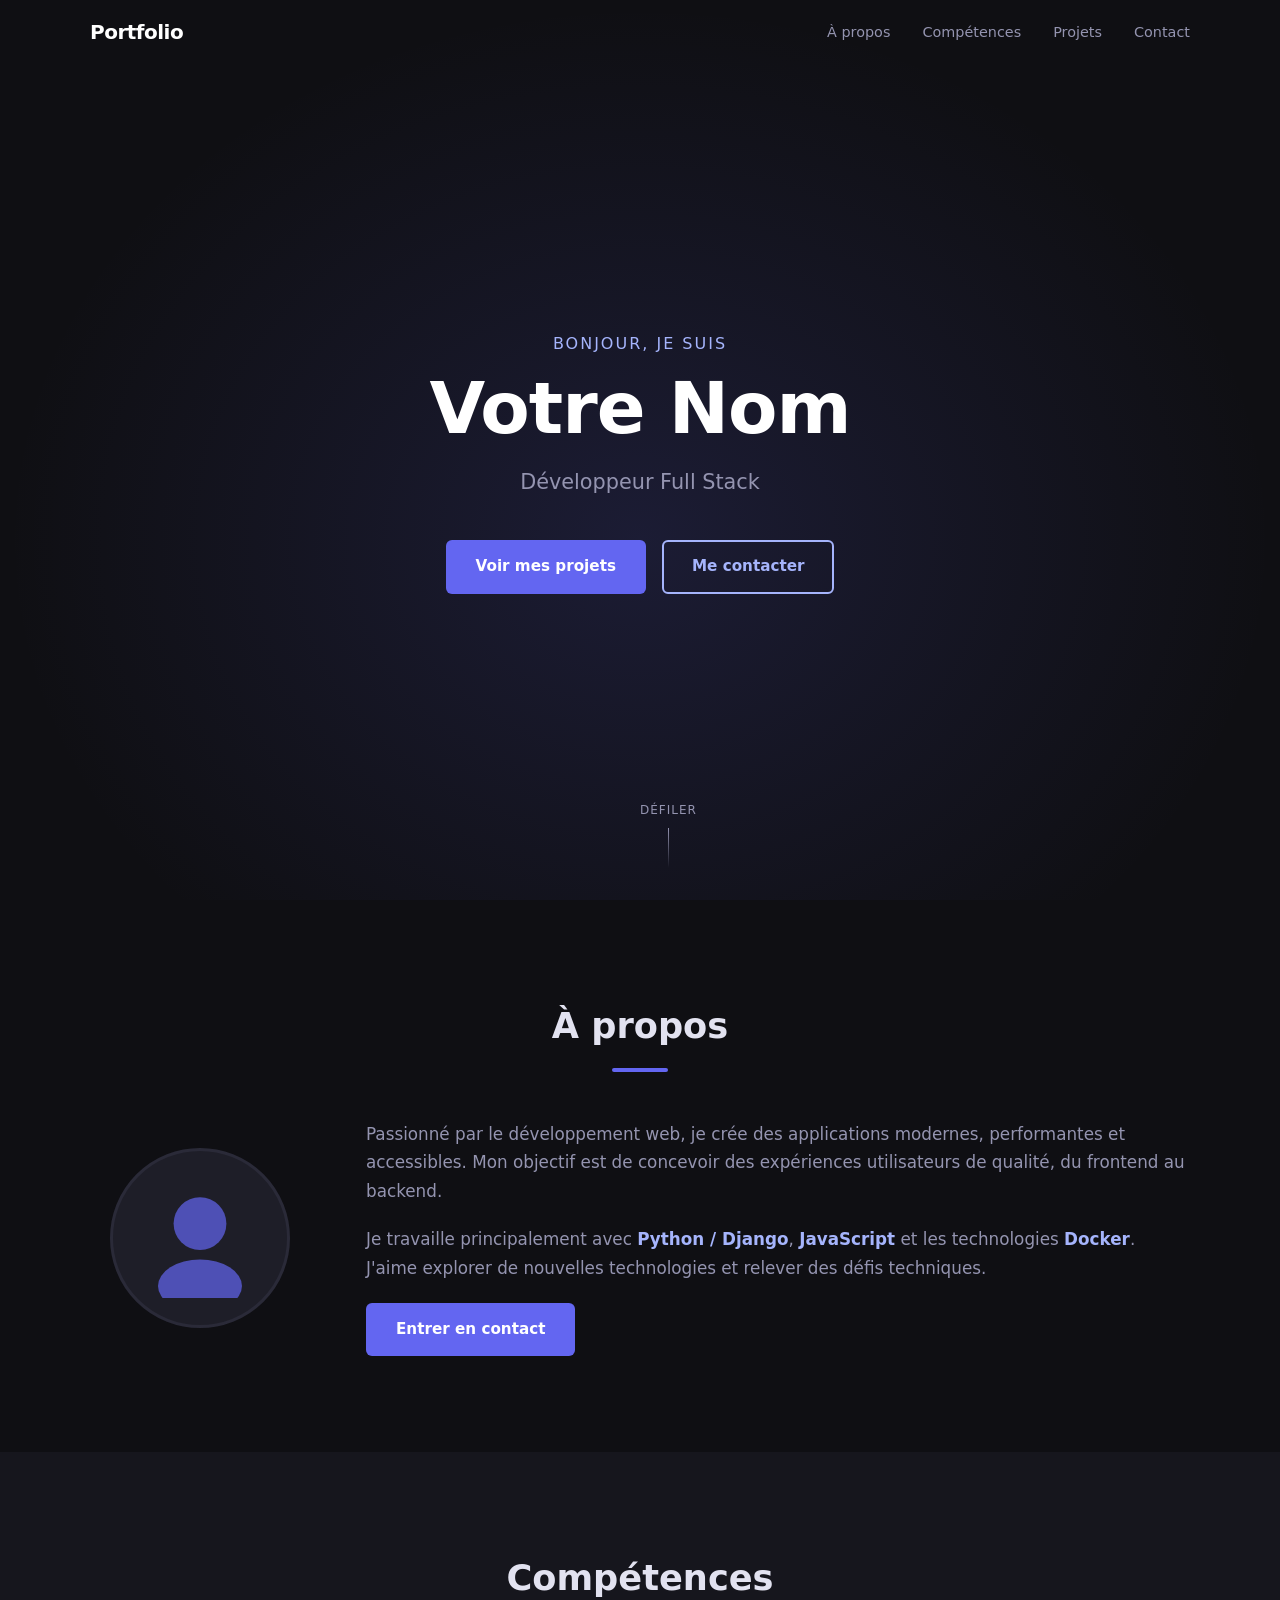
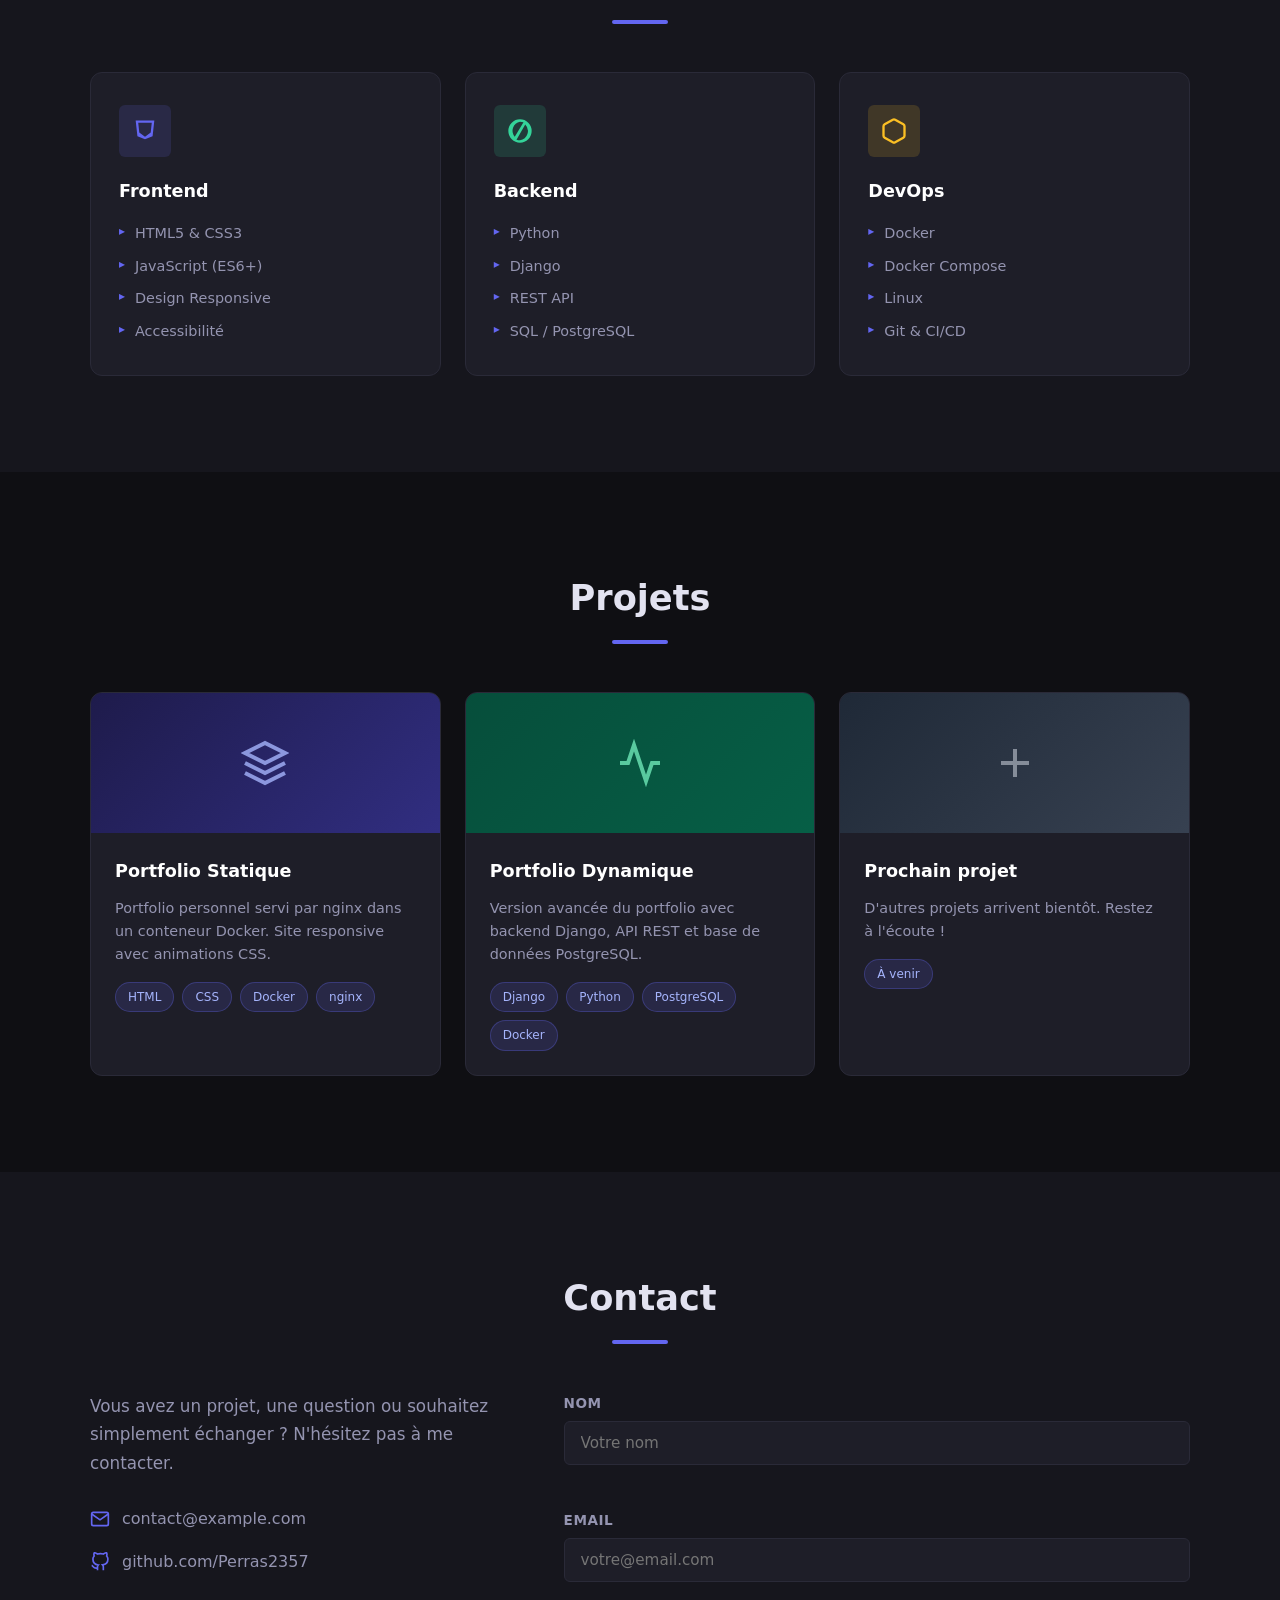
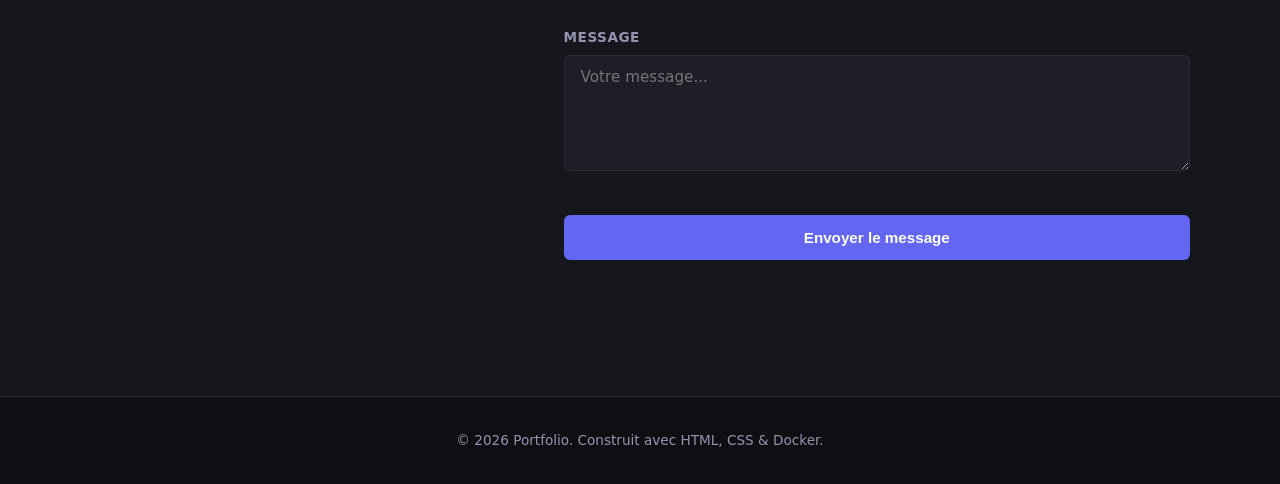
<file: frontend/index.html>
<!DOCTYPE html>
<html lang="fr">
  <head>
    <meta charset="UTF-8" />
    <meta name="viewport" content="width=device-width, initial-scale=1.0" />
    <meta name="description" content="Portfolio de développeur – présentation de mes projets et compétences." />
    <title>Portfolio</title>
    <link rel="stylesheet" href="style.css" />
  </head>
  <body>
    <!-- Navigation -->
    <nav class="navbar" id="navbar">
      <div class="nav-container">
        <a href="#hero" class="nav-logo">Portfolio</a>
        <ul class="nav-links" id="nav-links">
          <li><a href="#about">À propos</a></li>
          <li><a href="#skills">Compétences</a></li>
          <li><a href="#projects">Projets</a></li>
          <li><a href="#contact">Contact</a></li>
        </ul>
        <button class="burger" id="burger" aria-label="Toggle menu" aria-expanded="false">
          <span></span>
          <span></span>
          <span></span>
        </button>
      </div>
    </nav>

    <!-- Hero -->
    <section class="hero" id="hero">
      <div class="hero-content">
        <p class="hero-greeting">Bonjour, je suis</p>
        <h1 class="hero-name">Votre Nom</h1>
        <p class="hero-role">Développeur Full Stack</p>
        <div class="hero-cta">
          <a href="#projects" class="btn btn-primary">Voir mes projets</a>
          <a href="#contact" class="btn btn-outline">Me contacter</a>
        </div>
      </div>
      <div class="hero-scroll">
        <span>Défiler</span>
        <div class="scroll-line"></div>
      </div>
    </section>

    <!-- About -->
    <section class="section" id="about">
      <div class="container">
        <h2 class="section-title">À propos</h2>
        <div class="about-grid">
          <div class="about-avatar">
            <div class="avatar-placeholder">
              <svg viewBox="0 0 100 100" aria-hidden="true">
                <circle cx="50" cy="38" r="22" fill="currentColor" opacity="0.7"/>
                <ellipse cx="50" cy="90" rx="35" ry="22" fill="currentColor" opacity="0.7"/>
              </svg>
            </div>
          </div>
          <div class="about-text">
            <p>
              Passionné par le développement web, je crée des applications modernes, performantes et accessibles.
              Mon objectif est de concevoir des expériences utilisateurs de qualité, du frontend au backend.
            </p>
            <p>
              Je travaille principalement avec <strong>Python / Django</strong>, <strong>JavaScript</strong> et les technologies <strong>Docker</strong>.
              J'aime explorer de nouvelles technologies et relever des défis techniques.
            </p>
            <a href="#contact" class="btn btn-primary">Entrer en contact</a>
          </div>
        </div>
      </div>
    </section>

    <!-- Skills -->
    <section class="section section-alt" id="skills">
      <div class="container">
        <h2 class="section-title">Compétences</h2>
        <div class="skills-grid">
          <div class="skill-card">
            <div class="skill-icon skill-icon--frontend">
              <svg viewBox="0 0 24 24" aria-hidden="true"><path d="M4 3h16l-1.5 13.5L12 19l-6.5-2.5L4 3zm2.2 2 .9 8.3L12 17l4.9-3.7.9-8.3H6.2z" fill="currentColor"/></svg>
            </div>
            <h3>Frontend</h3>
            <ul>
              <li>HTML5 &amp; CSS3</li>
              <li>JavaScript (ES6+)</li>
              <li>Design Responsive</li>
              <li>Accessibilité</li>
            </ul>
          </div>
          <div class="skill-card">
            <div class="skill-icon skill-icon--backend">
              <svg viewBox="0 0 24 24" aria-hidden="true"><path d="M12 2a10 10 0 1 0 0 20A10 10 0 0 0 12 2zm0 2c1.1 0 2.1.2 3 .5L7.5 17a8 8 0 0 1 4.5-13zm4.5 2.5A8 8 0 0 1 12 20a8 8 0 0 1-3-.6L16.5 6.5z" fill="currentColor"/></svg>
            </div>
            <h3>Backend</h3>
            <ul>
              <li>Python</li>
              <li>Django</li>
              <li>REST API</li>
              <li>SQL / PostgreSQL</li>
            </ul>
          </div>
          <div class="skill-card">
            <div class="skill-icon skill-icon--devops">
              <svg viewBox="0 0 24 24" aria-hidden="true"><path d="M21 16V8a2 2 0 0 0-1-1.73l-7-4a2 2 0 0 0-2 0l-7 4A2 2 0 0 0 3 8v8a2 2 0 0 0 1 1.73l7 4a2 2 0 0 0 2 0l7-4A2 2 0 0 0 21 16z" fill="none" stroke="currentColor" stroke-width="2"/></svg>
            </div>
            <h3>DevOps</h3>
            <ul>
              <li>Docker</li>
              <li>Docker Compose</li>
              <li>Linux</li>
              <li>Git &amp; CI/CD</li>
            </ul>
          </div>
        </div>
      </div>
    </section>

    <!-- Projects -->
    <section class="section" id="projects">
      <div class="container">
        <h2 class="section-title">Projets</h2>
        <div class="projects-grid">
          <article class="project-card">
            <div class="project-header project-header--blue">
              <svg viewBox="0 0 24 24" aria-hidden="true"><path d="M12 2L2 7l10 5 10-5-10-5zM2 17l10 5 10-5M2 12l10 5 10-5" stroke="currentColor" stroke-width="2" fill="none"/></svg>
            </div>
            <div class="project-body">
              <h3>Portfolio Statique</h3>
              <p>Portfolio personnel servi par nginx dans un conteneur Docker. Site responsive avec animations CSS.</p>
              <div class="project-tags">
                <span class="tag">HTML</span>
                <span class="tag">CSS</span>
                <span class="tag">Docker</span>
                <span class="tag">nginx</span>
              </div>
            </div>
          </article>

          <article class="project-card">
            <div class="project-header project-header--green">
              <svg viewBox="0 0 24 24" aria-hidden="true"><path d="M22 12h-4l-3 9L9 3l-3 9H2" stroke="currentColor" stroke-width="2" fill="none"/></svg>
            </div>
            <div class="project-body">
              <h3>Portfolio Dynamique</h3>
              <p>Version avancée du portfolio avec backend Django, API REST et base de données PostgreSQL.</p>
              <div class="project-tags">
                <span class="tag">Django</span>
                <span class="tag">Python</span>
                <span class="tag">PostgreSQL</span>
                <span class="tag">Docker</span>
              </div>
            </div>
          </article>

          <article class="project-card project-card--placeholder">
            <div class="project-header project-header--gray">
              <svg viewBox="0 0 24 24" aria-hidden="true"><line x1="12" y1="5" x2="12" y2="19" stroke="currentColor" stroke-width="2"/><line x1="5" y1="12" x2="19" y2="12" stroke="currentColor" stroke-width="2"/></svg>
            </div>
            <div class="project-body">
              <h3>Prochain projet</h3>
              <p>D'autres projets arrivent bientôt. Restez à l'écoute !</p>
              <div class="project-tags">
                <span class="tag">À venir</span>
              </div>
            </div>
          </article>
        </div>
      </div>
    </section>

    <!-- Contact -->
    <section class="section section-alt" id="contact">
      <div class="container">
        <h2 class="section-title">Contact</h2>
        <div class="contact-grid">
          <div class="contact-info">
            <p>Vous avez un projet, une question ou souhaitez simplement échanger ? N'hésitez pas à me contacter.</p>
            <ul class="contact-list">
              <li>
                <svg viewBox="0 0 24 24" aria-hidden="true"><path d="M4 4h16c1.1 0 2 .9 2 2v12c0 1.1-.9 2-2 2H4c-1.1 0-2-.9-2-2V6c0-1.1.9-2 2-2z" stroke="currentColor" stroke-width="2" fill="none"/><polyline points="22,6 12,13 2,6" stroke="currentColor" stroke-width="2" fill="none"/></svg>
                <a href="mailto:contact@example.com">contact@example.com</a>
              </li>
              <li>
                <svg viewBox="0 0 24 24" aria-hidden="true"><path d="M9 19c-5 1.5-5-2.5-7-3m14 6v-3.87a3.37 3.37 0 0 0-.94-2.61c3.14-.35 6.44-1.54 6.44-7A5.44 5.44 0 0 0 20 4.77 5.07 5.07 0 0 0 19.91 1S18.73.65 16 2.48a13.38 13.38 0 0 0-7 0C6.27.65 5.09 1 5.09 1A5.07 5.07 0 0 0 5 4.77a5.44 5.44 0 0 0-1.5 3.78c0 5.42 3.3 6.61 6.44 7A3.37 3.37 0 0 0 9 18.13V22" stroke="currentColor" stroke-width="2" fill="none"/></svg>
                <a href="https://github.com/Perras2357" target="_blank" rel="noopener noreferrer">github.com/Perras2357</a>
              </li>
            </ul>
          </div>
          <form class="contact-form" id="contact-form" novalidate>
            <div class="form-group">
              <label for="name">Nom</label>
              <input type="text" id="name" name="name" placeholder="Votre nom" autocomplete="name" required />
              <span class="form-error" id="name-error"></span>
            </div>
            <div class="form-group">
              <label for="email">Email</label>
              <input type="email" id="email" name="email" placeholder="votre@email.com" autocomplete="email" required />
              <span class="form-error" id="email-error"></span>
            </div>
            <div class="form-group">
              <label for="message">Message</label>
              <textarea id="message" name="message" rows="5" placeholder="Votre message..." required></textarea>
              <span class="form-error" id="message-error"></span>
            </div>
            <button type="submit" class="btn btn-primary btn-full">
              <span class="btn-text">Envoyer le message</span>
            </button>
            <p class="form-notice" id="form-notice" aria-live="polite"></p>
          </form>
        </div>
      </div>
    </section>

    <!-- Footer -->
    <footer class="footer">
      <div class="container">
        <p>&copy; <span id="year"></span> Portfolio. Construit avec HTML, CSS &amp; Docker.</p>
      </div>
    </footer>

    <script src="script.js"></script>
  </body>
</html>
</file>
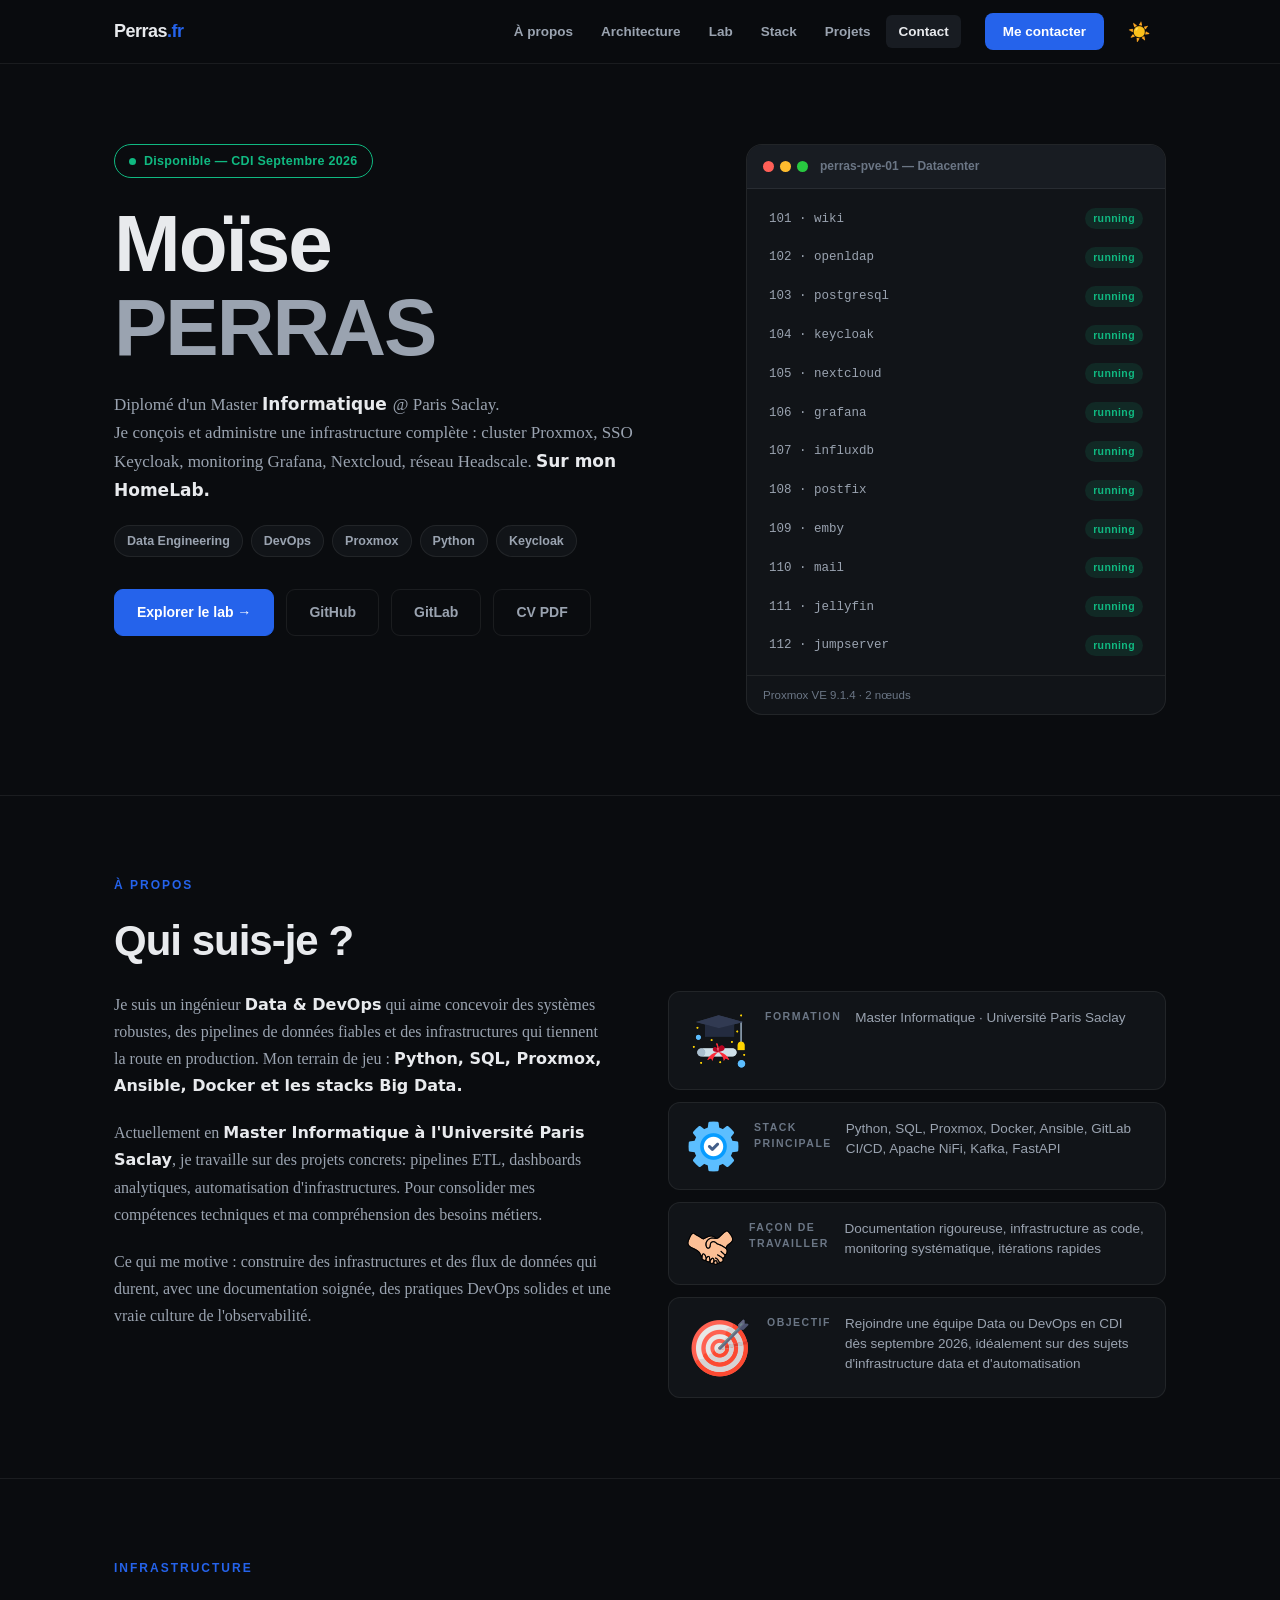
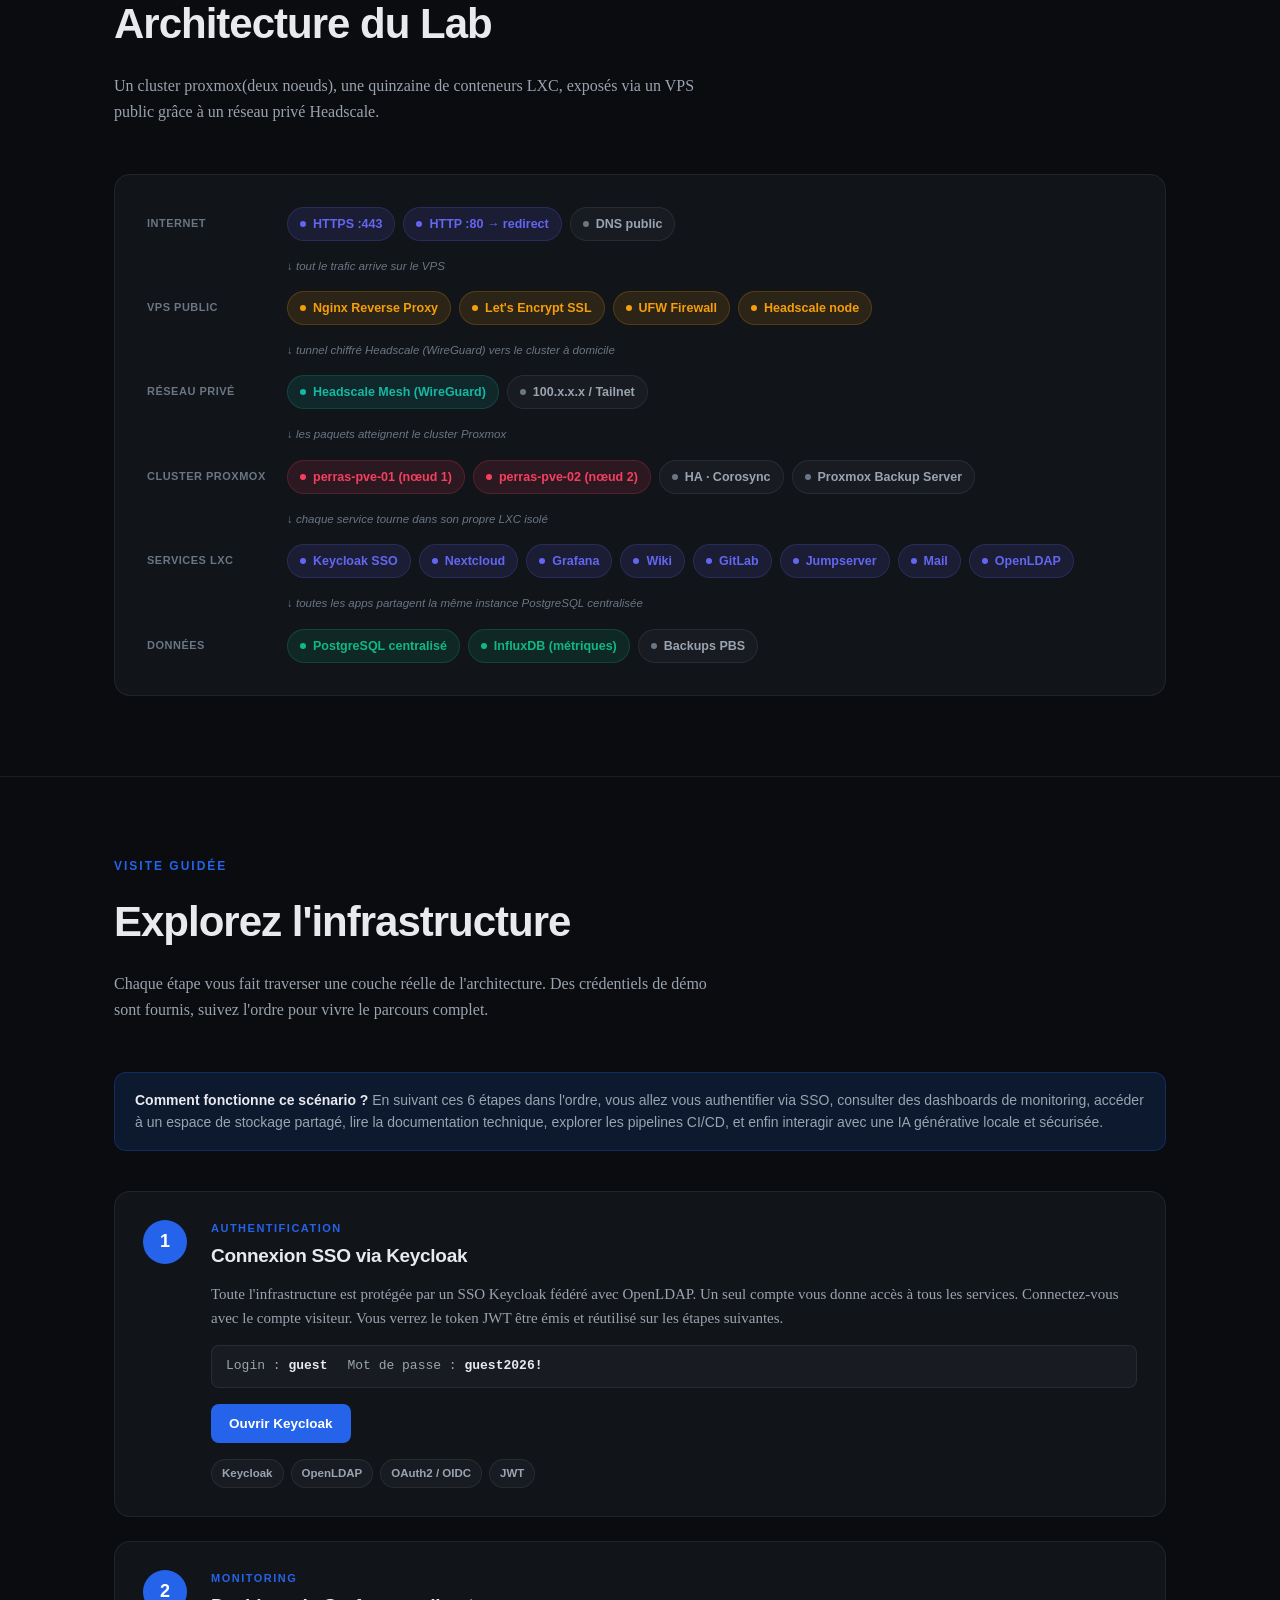
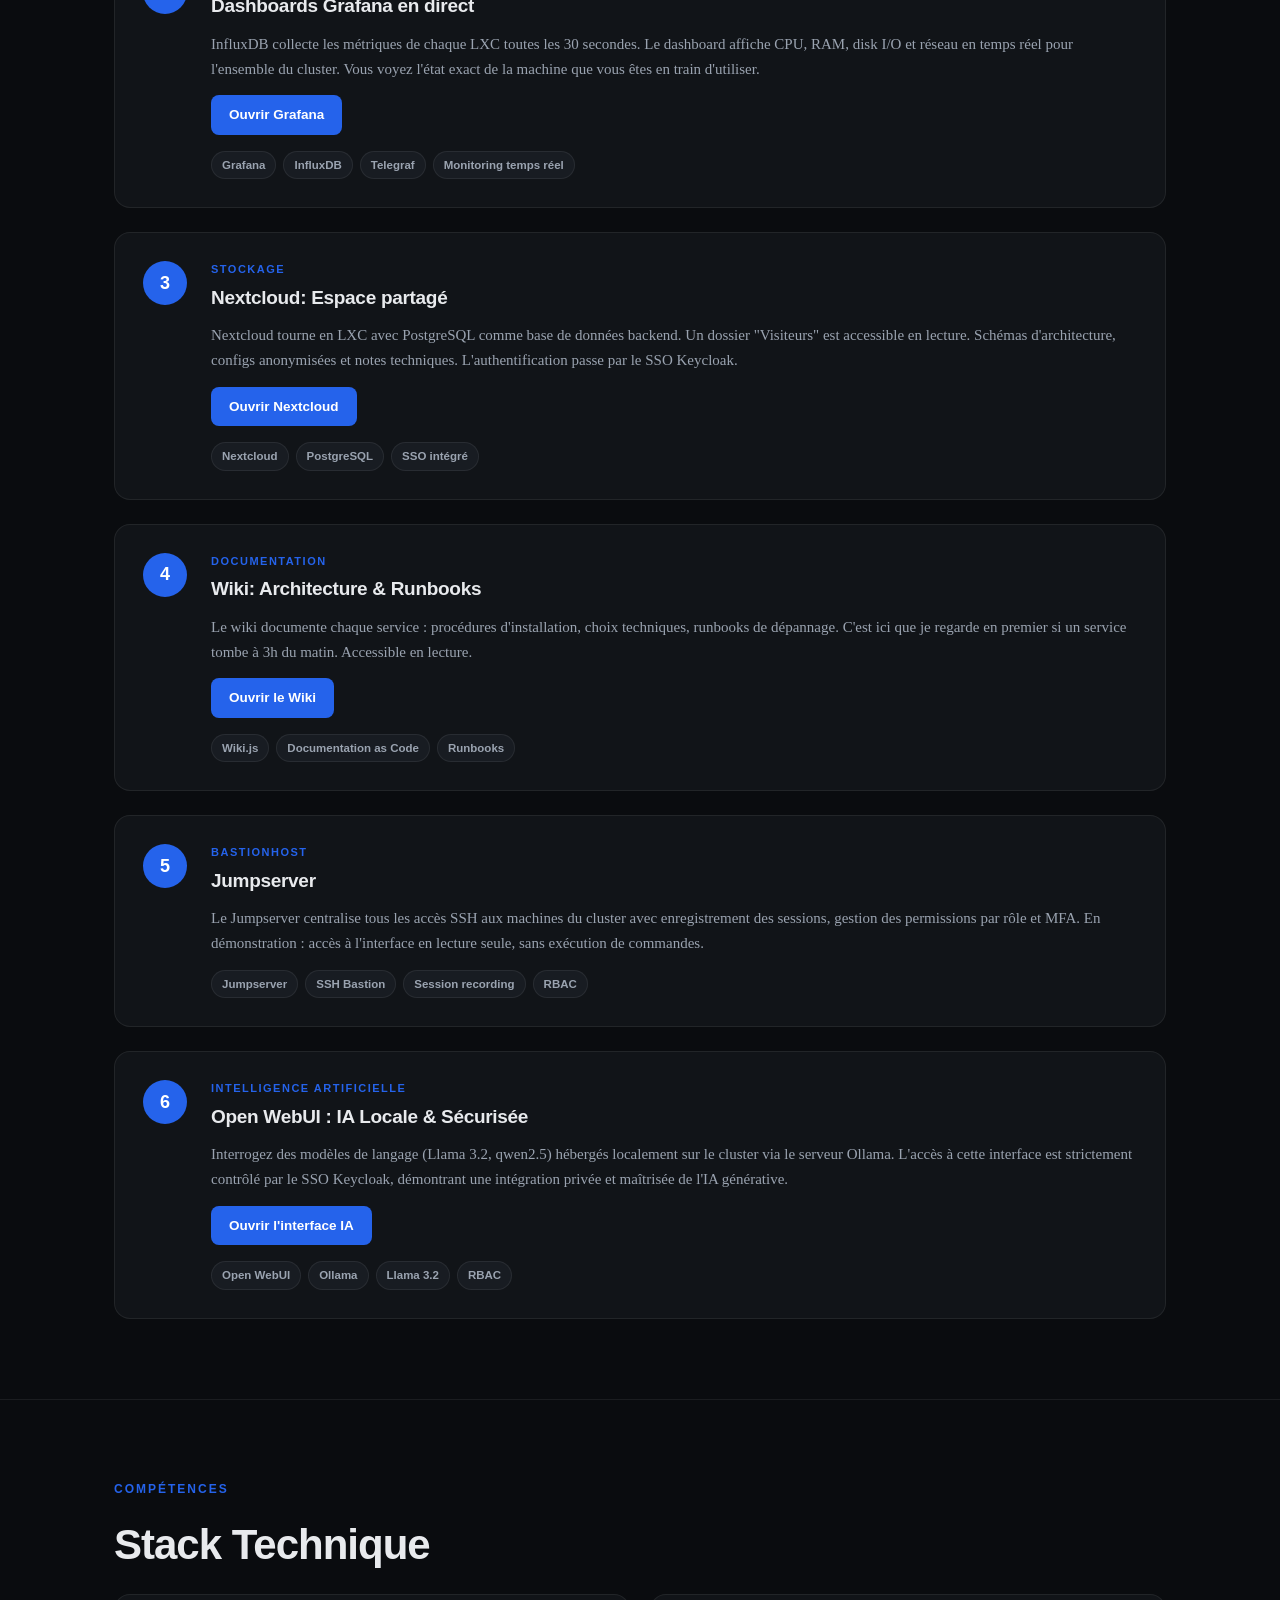
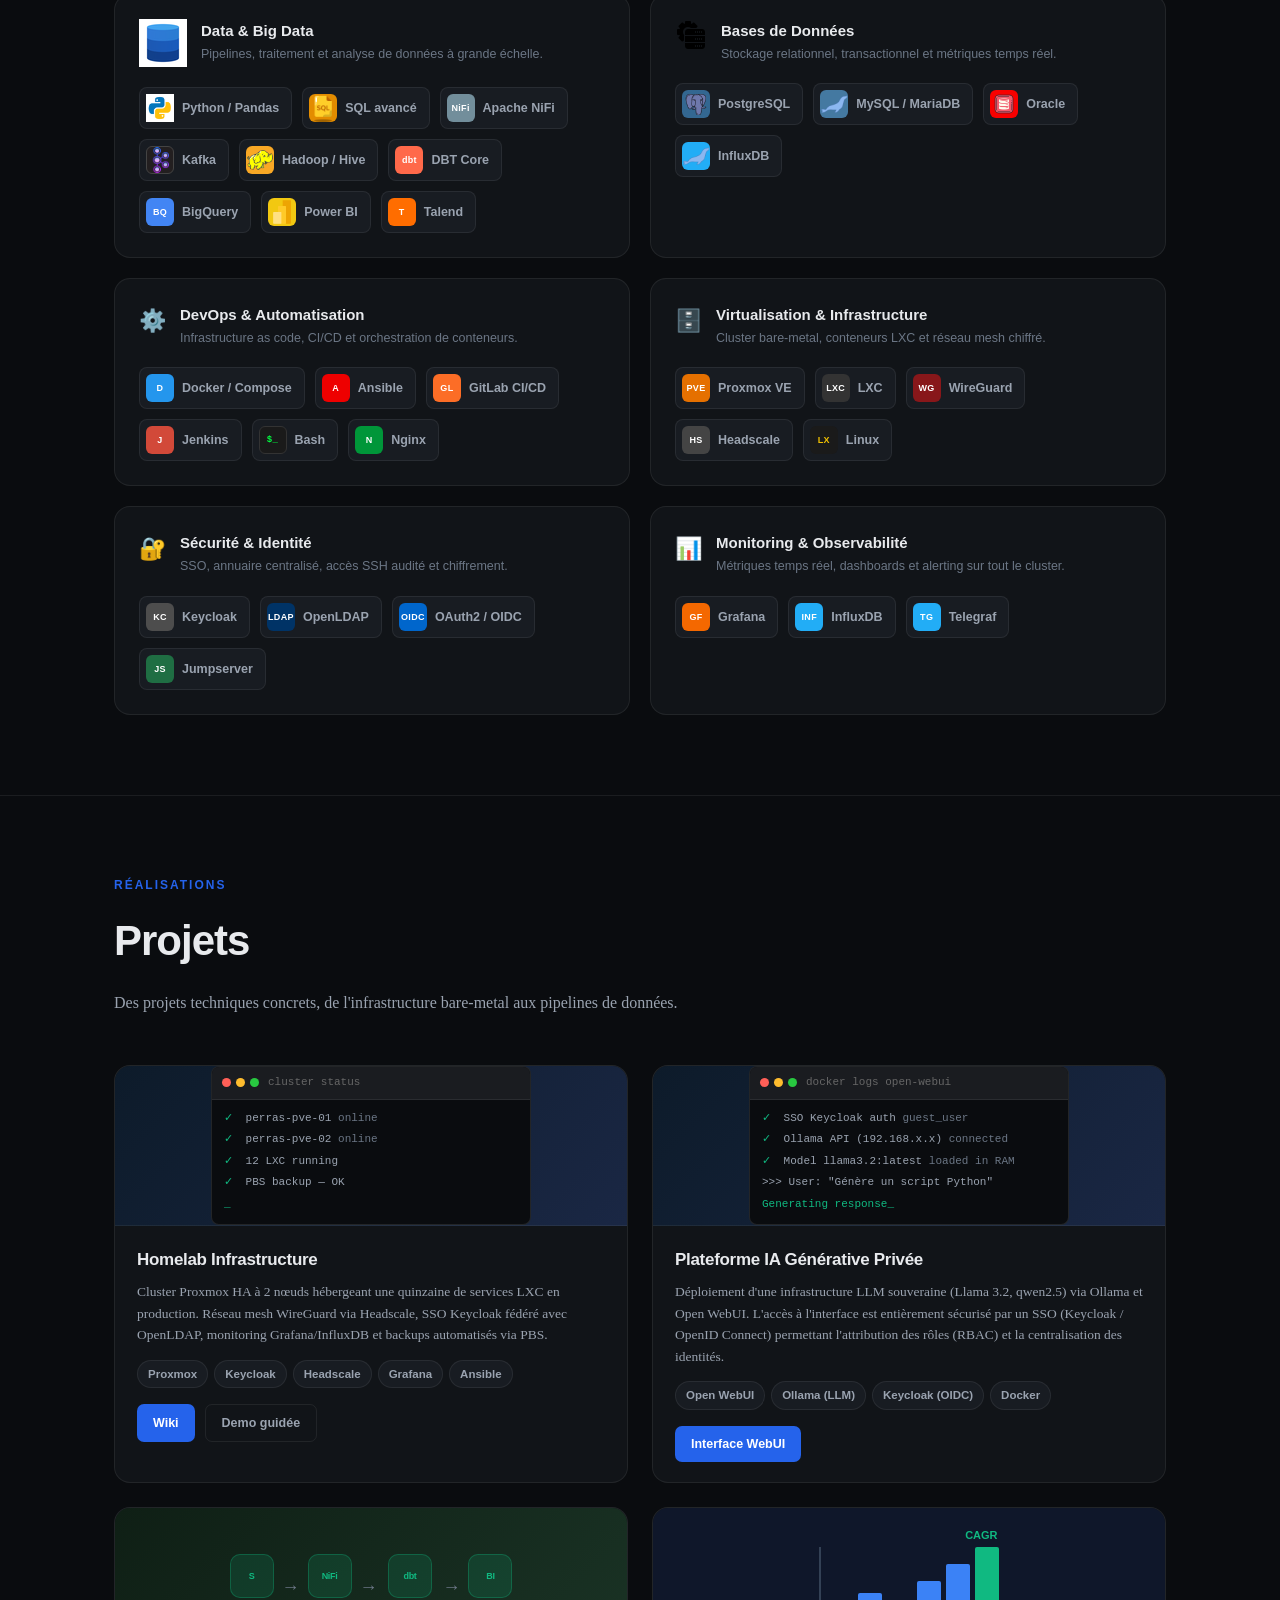
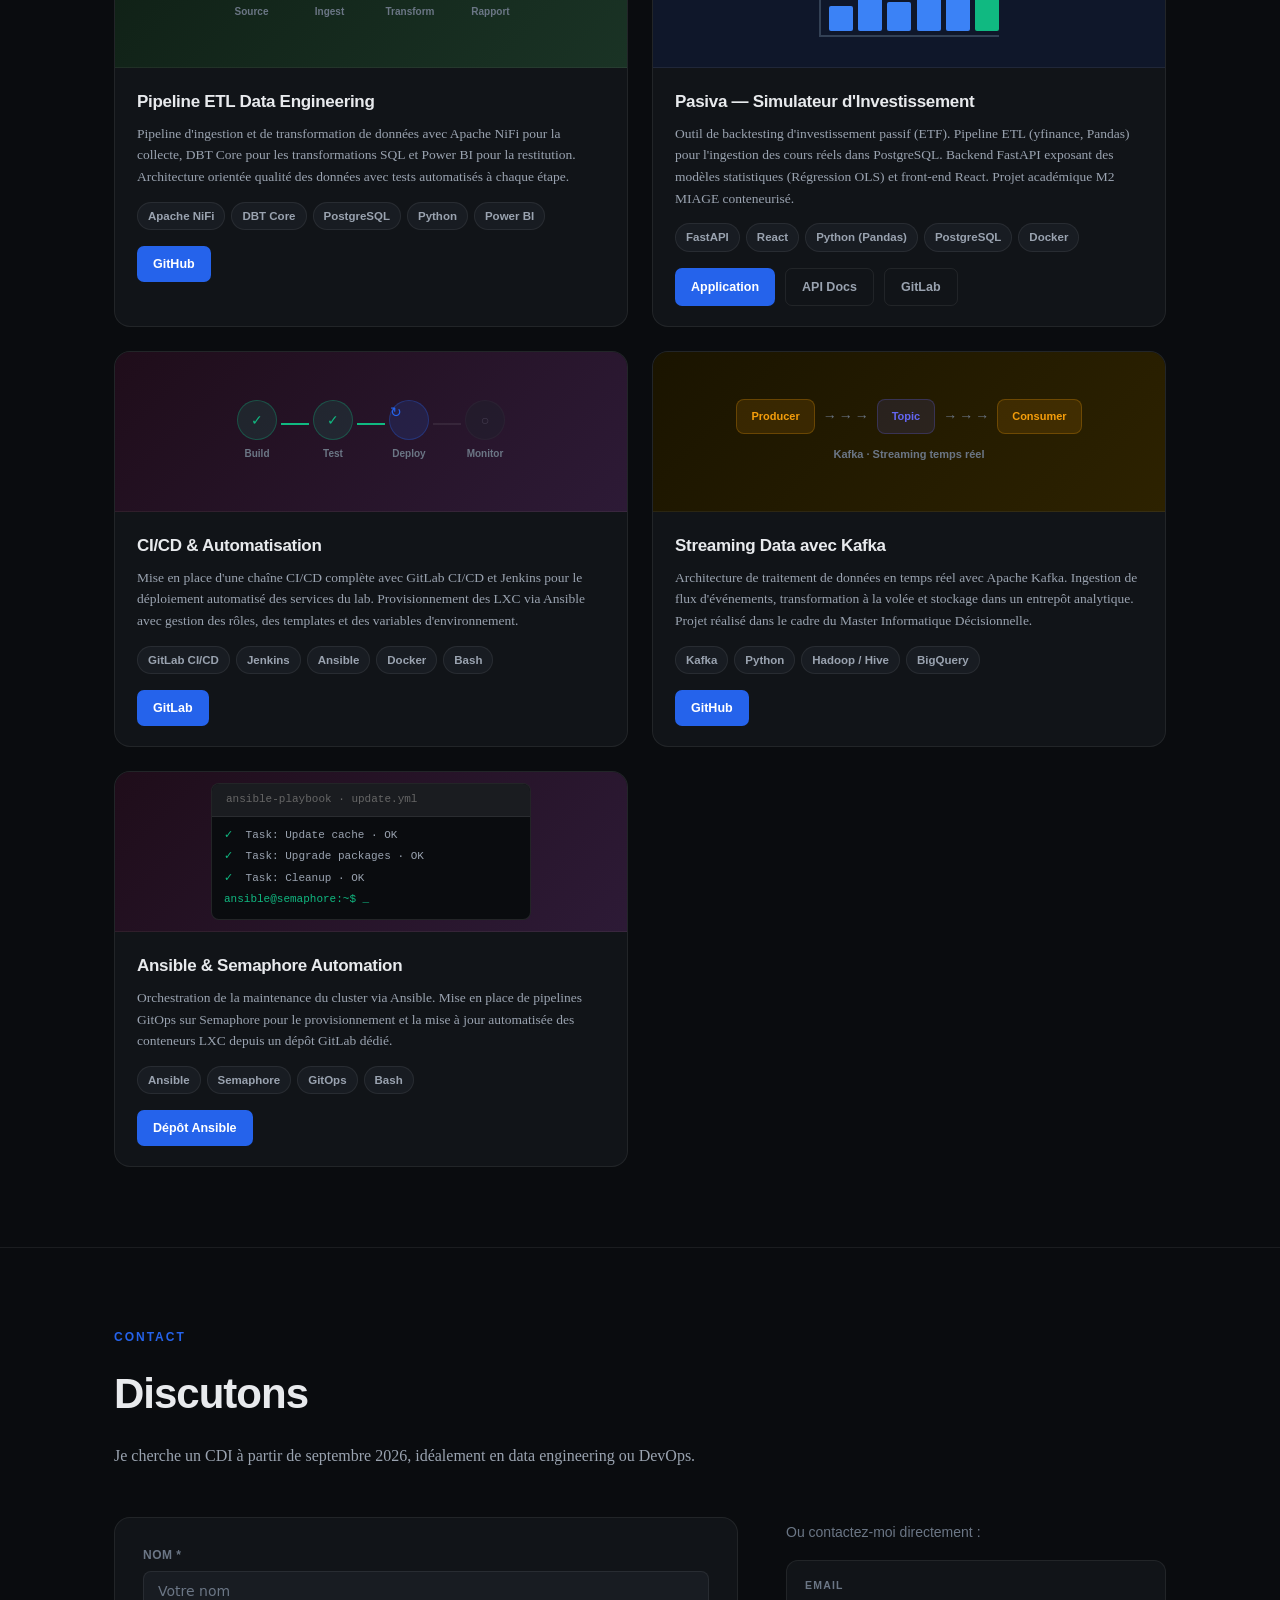
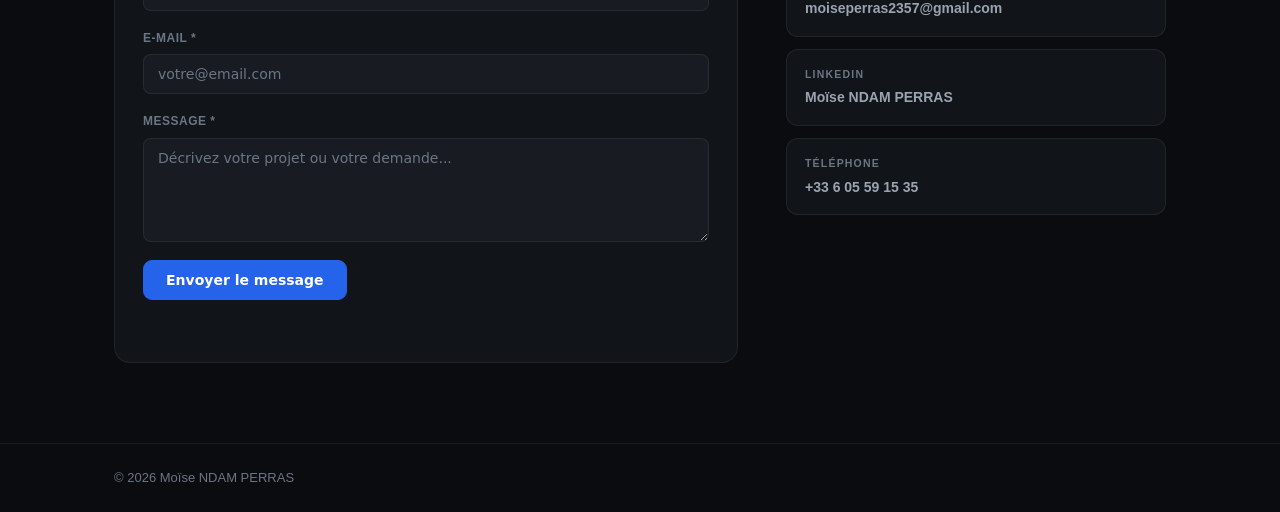
<file: src/index.html>
<!DOCTYPE html>
<html lang="fr">
<head>
  <meta charset="UTF-8">
  <meta name="viewport" content="width=device-width, initial-scale=1.0">

  <title>Moïse NDAM PERRAS — Ingénieur Logiciel Data & DevOps</title>
  <meta name="description" content="Portfolio technique de Moïse NDAM PERRAS. Découvrez mon infrastructure lab (Proxmox, Keycloak, Headscale) et mes compétences en Data Engineering et automatisation.">

  <meta property="og:title" content="Moïse NDAM PERRAS — Infrastructure Lab">
  <meta property="og:description" content="Découvrez mon architecture homelab en production : cluster Proxmox, SSO Keycloak, et stack Data/DevOps complète.">
  <meta property="og:type" content="website">
  <meta property="og:url" content="https://perras.fr/">
  <meta property="og:image" content="https://perras.fr/ressources/favicon/og-image.jpg">
  <meta property="og:site_name" content="Portfolio de Moïse NDAM PERRAS">

  <link rel="icon" href="ressources/favicon/favicon.ico" sizes="any">
  <link rel="icon" href="ressources/favicon/favicon.svg" type="image/svg+xml">
  <link rel="apple-touch-icon" href="ressources/favicon/apple-touch-icon.png">
  <link rel="manifest" href="ressources/favicon/site.webmanifest">

  <!-- <link href="https://fonts.googleapis.com/css2?family=Syne:wght@400;600;700;800&family=Source+Serif+4:ital,opsz,wght@0,8..60,300;0,8..60,400;1,8..60,300&display=swap" rel="stylesheet"> -->
   <!-- <link href="https://fonts.googleapis.com/css2?family=Inter:wght@400;500;700&display=swap" rel="stylesheet"> -->
   <link href="https://fonts.googleapis.com/css2?family=Roboto:wght@400;500;700&display=swap" rel="stylesheet">
  <link rel="stylesheet" href="styles.css">
</head>
<body>

<!-- NAV -->
<nav>
  <div class="wrap">
    <div class="nav-brand">Perras<span>.fr</span></div>
    <div class="nav-links">
      <a href="#apropos">À propos</a>
      <a href="#architecture">Architecture</a>
      <a href="#scenario">Lab</a>
      <a href="#stack">Stack</a>
      <a href="#projets">Projets</a>
      <a href="#contact">Contact</a>
    </div>
    <a href="mailto:moiseperras2357@gmail.com" class="nav-cta">Me contacter</a>

    <button id="theme-toggle" style="background: none; border: none; cursor: pointer; font-size: 18px; margin-right: 16px;" aria-label="Changer de thème">
      <span id="theme-icon">☀️</span>
    </button>
  </div>
</nav>

<main id="content">

<!-- HERO -->
<section class="hero">
  <div class="hero-inner wrap" style="padding-top:0;padding-bottom:0;">

    <div>
      <div class="hero-badge">
        <div class="hero-badge-dot"></div>
        Disponible — CDI Septembre 2026
      </div>
      <h1>Moïse<br><span class="dim">PERRAS</span></h1>
      <p class="hero-sub">
        Diplomé d'un Master <strong>Informatique </strong> @ Paris Saclay.<br>
        Je conçois et administre une infrastructure complète : cluster Proxmox,
        SSO Keycloak, monitoring Grafana, Nextcloud, réseau Headscale. 
        <strong>Sur mon HomeLab.</strong>
      </p>
      <div class="hero-tags">
        <span class="hero-tag">Data Engineering</span>
        <span class="hero-tag">DevOps</span>
        <span class="hero-tag">Proxmox</span>
        <span class="hero-tag">Python</span>
        <span class="hero-tag">Keycloak</span>
      </div>
      <div class="hero-actions">
        <a href="#scenario" class="btn btn-primary">Explorer le lab →</a>
        <a href="https://github.com/Perras2357" class="btn btn-outline" target="_blank" rel="noopener noreferrer">GitHub</a>
        <a href="https://gitlab.com/Perras2357" class="btn btn-outline" target="_blank" rel="noopener noreferrer">GitLab</a>
        <a href="ressources/CV_Moise_Perras.pdf" class="btn btn-outline" download="CV_Moise_Perras">CV PDF</a>
      </div>
    </div>

    <!-- Panel Proxmox -->
    <div class="hero-panel">
      <div class="panel-header">
        <div class="mac-dot mac-red"></div>
        <div class="mac-dot mac-yellow"></div>
        <div class="mac-dot mac-green"></div>
        <div class="panel-title">perras-pve-01 — Datacenter</div>
      </div>
      <div class="lxc-grid">
        <div class="lxc-item"><span class="lxc-name">101 · wiki</span><span class="lxc-pill">running</span></div>
        <div class="lxc-item"><span class="lxc-name">102 · openldap</span><span class="lxc-pill">running</span></div>
        <div class="lxc-item"><span class="lxc-name">103 · postgresql</span><span class="lxc-pill">running</span></div>
        <div class="lxc-item"><span class="lxc-name">104 · keycloak</span><span class="lxc-pill">running</span></div>
        <div class="lxc-item"><span class="lxc-name">105 · nextcloud</span><span class="lxc-pill">running</span></div>
        <div class="lxc-item"><span class="lxc-name">106 · grafana</span><span class="lxc-pill">running</span></div>
        <div class="lxc-item"><span class="lxc-name">107 · influxdb</span><span class="lxc-pill">running</span></div>
        <div class="lxc-item"><span class="lxc-name">108 · postfix</span><span class="lxc-pill">running</span></div>
        <div class="lxc-item"><span class="lxc-name">109 · emby</span><span class="lxc-pill">running</span></div>
        <div class="lxc-item"><span class="lxc-name">110 · mail</span><span class="lxc-pill">running</span></div>
        <div class="lxc-item"><span class="lxc-name">111 · jellyfin</span><span class="lxc-pill">running</span></div>
        <div class="lxc-item"><span class="lxc-name">112 · jumpserver</span><span class="lxc-pill">running</span></div>
      </div>
      <div class="panel-footer">
        <span>Proxmox VE 9.1.4 · 2 nœuds</span>
      </div>
    </div>

  </div>
</section>

<hr class="sep">

<!-- À PROPOS -->
<section id="apropos">
  <div class="wrap">
    <p class="eyebrow reveal">À propos</p>
    <h2 class="section-title reveal">Qui suis-je ?</h2>

    <div class="about-layout">
      <div class="about-text reveal">
        <p>
          Je suis un ingénieur <strong>Data & DevOps</strong> qui aime concevoir des systèmes robustes,
          des pipelines de données fiables et des infrastructures qui tiennent la route en production.
          Mon terrain de jeu : <strong>Python, SQL, Proxmox, Ansible, Docker et les stacks Big Data.</strong>
        </p>
        <p>
          Actuellement en <strong>Master Informatique à l'Université Paris Saclay</strong>,
          je travaille sur des projets concrets: pipelines ETL, dashboards analytiques,
          automatisation d'infrastructures. Pour consolider mes compétences techniques
          et ma compréhension des besoins métiers.
        </p>
        <p>
          Ce qui me motive : construire des infrastructures et des flux de données qui durent,
          avec une documentation soignée, des pratiques DevOps solides et une vraie culture
          de l'observabilité.
        </p>
      </div>

      <div class="about-cards reveal">
        <div class="about-card">
          <div class="about-card-icon"><img src="ressources/favicon/icons8-degré-64.png"></div>
          <div class="about-card-label">Formation</div>
          <div class="about-card-value">Master Informatique · Université Paris Saclay</div>
        </div>
        <div class="about-card">
          <div class="about-card-icon"><img src="ressources/favicon/icons8-paramètre-53.png"></div>
          <div class="about-card-label">Stack principale</div>
          <div class="about-card-value">Python, SQL, Proxmox, Docker, Ansible, GitLab CI/CD, Apache NiFi, Kafka, FastAPI</div>
        </div>
        <div class="about-card">
          <div class="about-card-icon"><img src="ressources/favicon/icons8-poignée-de-main-48.png"></div>
          <div class="about-card-label">Façon de travailler</div>
          <div class="about-card-value">Documentation rigoureuse, infrastructure as code, monitoring systématique, itérations rapides</div>
        </div>
        <div class="about-card">
          <div class="about-card-icon"><img src="ressources/favicon/icons8-objectifs-66.png"></div>
          <div class="about-card-label">Objectif</div>
          <div class="about-card-value">Rejoindre une équipe Data ou DevOps en CDI dès septembre 2026, idéalement sur des sujets d'infrastructure data et d'automatisation</div>
        </div>
      </div>
    </div>
  </div>
</section>

<hr class="sep">

<!-- ARCHITECTURE -->
<section id="architecture">
  <div class="wrap">
    <p class="eyebrow reveal">Infrastructure</p>
    <h2 class="section-title reveal">Architecture du Lab</h2>
    <p class="section-sub reveal">
      Un cluster proxmox(deux noeuds), une quinzaine de conteneurs LXC,
      exposés via un VPS public grâce à un réseau privé Headscale.
    </p>

    <div class="arch-card reveal">
      <div class="arch-layers">

        <div class="arch-layer">
          <div class="arch-layer-label">Internet</div>
          <div class="arch-layer-content">
            <div class="arch-chip chip-indigo"><div class="arch-chip-dot"></div>HTTPS :443</div>
            <div class="arch-chip chip-indigo"><div class="arch-chip-dot"></div>HTTP :80 → redirect</div>
            <div class="arch-chip chip-gray"><div class="arch-chip-dot"></div>DNS public</div>
          </div>
        </div>

        <div class="flow-note">↓ tout le trafic arrive sur le VPS</div>

        <div class="arch-layer">
          <div class="arch-layer-label">VPS public</div>
          <div class="arch-layer-content">
            <div class="arch-chip chip-amber"><div class="arch-chip-dot"></div>Nginx Reverse Proxy</div>
            <div class="arch-chip chip-amber"><div class="arch-chip-dot"></div>Let's Encrypt SSL</div>
            <div class="arch-chip chip-amber"><div class="arch-chip-dot"></div>UFW Firewall</div>
            <div class="arch-chip chip-amber"><div class="arch-chip-dot"></div>Headscale node</div>
          </div>
        </div>

        <div class="flow-note">↓ tunnel chiffré Headscale (WireGuard) vers le cluster à domicile</div>

        <div class="arch-layer">
          <div class="arch-layer-label">Réseau privé</div>
          <div class="arch-layer-content">
            <div class="arch-chip chip-teal"><div class="arch-chip-dot"></div>Headscale Mesh (WireGuard)</div>
            <div class="arch-chip chip-gray"><div class="arch-chip-dot"></div>100.x.x.x / Tailnet</div>
          </div>
        </div>

        <div class="flow-note">↓ les paquets atteignent le cluster Proxmox</div>

        <div class="arch-layer">
          <div class="arch-layer-label">Cluster Proxmox</div>
          <div class="arch-layer-content">
            <div class="arch-chip chip-rose"><div class="arch-chip-dot"></div>perras-pve-01 (nœud 1)</div>
            <div class="arch-chip chip-rose"><div class="arch-chip-dot"></div>perras-pve-02 (nœud 2)</div>
            <div class="arch-chip chip-gray"><div class="arch-chip-dot"></div>HA · Corosync</div>
            <div class="arch-chip chip-gray"><div class="arch-chip-dot"></div>Proxmox Backup Server</div>
          </div>
        </div>

        <div class="flow-note">↓ chaque service tourne dans son propre LXC isolé</div>

        <div class="arch-layer">
          <div class="arch-layer-label">Services LXC</div>
          <div class="arch-layer-content">
            <div class="arch-chip chip-indigo"><div class="arch-chip-dot"></div>Keycloak SSO</div>
            <div class="arch-chip chip-indigo"><div class="arch-chip-dot"></div>Nextcloud</div>
            <div class="arch-chip chip-indigo"><div class="arch-chip-dot"></div>Grafana</div>
            <div class="arch-chip chip-indigo"><div class="arch-chip-dot"></div>Wiki</div>
            <div class="arch-chip chip-indigo"><div class="arch-chip-dot"></div>GitLab</div>
            <div class="arch-chip chip-indigo"><div class="arch-chip-dot"></div>Jumpserver</div>
            <div class="arch-chip chip-indigo"><div class="arch-chip-dot"></div>Mail</div>
            <div class="arch-chip chip-indigo"><div class="arch-chip-dot"></div>OpenLDAP</div>
          </div>
        </div>

        <div class="flow-note">↓ toutes les apps partagent la même instance PostgreSQL centralisée</div>

        <div class="arch-layer">
          <div class="arch-layer-label">Données</div>
          <div class="arch-layer-content">
            <div class="arch-chip chip-green"><div class="arch-chip-dot"></div>PostgreSQL centralisé</div>
            <div class="arch-chip chip-green"><div class="arch-chip-dot"></div>InfluxDB (métriques)</div>
            <div class="arch-chip chip-gray"><div class="arch-chip-dot"></div>Backups PBS</div>
          </div>
        </div>

      </div>
    </div>
  </div>
</section>

<hr class="sep">

<!-- SCENARIO -->
<section id="scenario">
  <div class="wrap">
    <p class="eyebrow reveal">Visite guidée</p>
    <h2 class="section-title reveal">Explorez l'infrastructure</h2>
    <p class="section-sub reveal">
      Chaque étape vous fait traverser une couche réelle de l'architecture.
      Des crédentiels de démo sont fournis, suivez l'ordre pour vivre le parcours complet.
    </p>

    <div class="scenario-intro reveal">
      <strong>Comment fonctionne ce scénario ?</strong> En suivant ces 6 étapes dans l'ordre,
      vous allez vous authentifier via SSO, consulter des dashboards de monitoring,
      accéder à un espace de stockage partagé, lire la documentation technique, 
      explorer les pipelines CI/CD, et enfin interagir avec une IA générative locale et sécurisée.
    </div>

    <div class="steps">

      <div class="step reveal">
        <div class="step-num">1</div>
        <div class="step-body">
          <div class="step-label">Authentification</div>
          <div class="step-title">Connexion SSO via Keycloak</div>
          <p class="step-desc">
            Toute l'infrastructure est protégée par un SSO Keycloak fédéré avec OpenLDAP.
            Un seul compte vous donne accès à tous les services. Connectez-vous avec le compte
            visiteur. Vous verrez le token JWT être émis et réutilisé sur les étapes suivantes.
          </p>
          <div class="step-creds">
            <div class="cred">Login : <strong>guest</strong></div>
            <div class="cred">Mot de passe : <strong>guest2026!</strong></div>
          </div>
          <a href="https://keycloak.perras.fr/realms/KeycloakTest/protocol/openid-connect/auth?state=9e5de565f8cdaca2f3f392d86337ce57&scope=openid%20profile%20email&response_type=code&approval_prompt=auto&code_challenge=aNXf6dNy8e-B8kdeNa8q2od1-jPJcwIKTg4zPdcgohg&code_challenge_method=S256&redirect_uri=https%3A%2F%2Fwiki.perras.fr%2Foidc%2Fcallback&client_id=wikiperras" class="step-link" target="_blank" rel="noopener noreferrer">Ouvrir Keycloak</a>
          <div class="step-tags">
            <span class="tag">Keycloak</span>
            <span class="tag">OpenLDAP</span>
            <span class="tag">OAuth2 / OIDC</span>
            <span class="tag">JWT</span>
          </div>
        </div>
      </div>

      <div class="step reveal">
        <div class="step-num">2</div>
        <div class="step-body">
          <div class="step-label">Monitoring</div>
          <div class="step-title">Dashboards Grafana en direct</div>
          <p class="step-desc">
            InfluxDB collecte les métriques de chaque LXC toutes les 30 secondes.
            Le dashboard affiche CPU, RAM, disk I/O et réseau en temps réel pour l'ensemble
            du cluster. Vous voyez l'état exact de la machine que vous êtes en train d'utiliser.
          </p>
          <a href="https://grafana.perras.fr" class="step-link" target="_blank" rel="noopener noreferrer">Ouvrir Grafana</a>
          <div class="step-tags">
            <span class="tag">Grafana</span>
            <span class="tag">InfluxDB</span>
            <span class="tag">Telegraf</span>
            <span class="tag">Monitoring temps réel</span>
          </div>
        </div>
      </div>

      <div class="step reveal">
        <div class="step-num">3</div>
        <div class="step-body">
          <div class="step-label">Stockage</div>
          <div class="step-title">Nextcloud: Espace partagé</div>
          <p class="step-desc">
            Nextcloud tourne en LXC avec PostgreSQL comme base de données backend.
            Un dossier "Visiteurs" est accessible en lecture. Schémas d'architecture,
            configs anonymisées et notes techniques. L'authentification passe par le SSO Keycloak.
          </p>
          <a href="https://nimbus.perras.fr" class="step-link" target="_blank" rel="noopener noreferrer">Ouvrir Nextcloud</a>
          <div class="step-tags">
            <span class="tag">Nextcloud</span>
            <span class="tag">PostgreSQL</span>
            <span class="tag">SSO intégré</span>
          </div>
        </div>
      </div>

      <div class="step reveal">
        <div class="step-num">4</div>
        <div class="step-body">
          <div class="step-label">Documentation</div>
          <div class="step-title">Wiki: Architecture & Runbooks</div>
          <p class="step-desc">
            Le wiki documente chaque service : procédures d'installation, choix techniques,
            runbooks de dépannage. C'est ici que je regarde en premier si un service tombe à 3h du matin.
            Accessible en lecture.
          </p>
          <a href="https://wiki.perras.fr" class="step-link" target="_blank" rel="noopener noreferrer">Ouvrir le Wiki</a>
          <div class="step-tags">
            <span class="tag">Wiki.js</span>
            <span class="tag">Documentation as Code</span>
            <span class="tag">Runbooks</span>
          </div>
        </div>
      </div>

      <div class="step reveal">
        <div class="step-num">5</div>
        <div class="step-body">
          <div class="step-label">Bastionhost</div>
          <div class="step-title">Jumpserver</div>
          <p class="step-desc">
            Le Jumpserver centralise tous les accès SSH aux machines du cluster
            avec enregistrement des sessions, gestion des permissions par rôle et MFA.
            En démonstration : accès à l'interface en lecture seule, sans exécution de commandes.
          </p>
          <div class="step-tags">
            <span class="tag">Jumpserver</span>
            <span class="tag">SSH Bastion</span>
            <span class="tag">Session recording</span>
            <span class="tag">RBAC</span>
          </div>
        </div>
      </div>

      <!-- ETAPE 6 : IA -->
      <div class="step reveal">
        <div class="step-num">6</div>
        <div class="step-body">
          <div class="step-label">Intelligence Artificielle</div>
          <div class="step-title">Open WebUI : IA Locale & Sécurisée</div>
          <p class="step-desc">
            Interrogez des modèles de langage (Llama 3.2, qwen2.5) hébergés localement sur le cluster via le serveur Ollama. L'accès à cette interface est strictement contrôlé par le SSO Keycloak, démontrant une intégration privée et maîtrisée de l'IA générative.
          </p>
          <a href="https://keycloak.perras.fr/realms/KeycloakTest/protocol/openid-connect/auth?response_type=code&client_id=turing-oid&redirect_uri=https%3A%2F%2Fturing.perras.fr%2Foauth%2Foidc%2Fcallback&scope=openid+email+profile&state=6DBp9tKumuphv9EEFbwqgXreHAF0y9&nonce=jnbsw9N9e6ZweqTDT5qZ" class="step-link" target="_blank" rel="noopener noreferrer">Ouvrir l'interface IA</a>
          <div class="step-tags">
            <span class="tag">Open WebUI</span>
            <span class="tag">Ollama</span>
            <span class="tag">Llama 3.2</span>
            <span class="tag">RBAC</span>
          </div>
        </div>
      </div>

    </div>
  </div>
</section>

<hr class="sep">

<!-- STACK -->
<section id="stack">
  <div class="wrap">
    <p class="eyebrow reveal">Compétences</p>
    <h2 class="section-title reveal">Stack Technique</h2>

    <div class="stack-categories">

      <div class="stack-category reveal">
        <div class="stack-category-header">
          <div class="stack-category-icon"><img  src="ressources/favicon/icons8-base-de-données.gif"></div>
          <div>
            <div class="stack-category-title">Data & Big Data</div>
            <div class="stack-category-sub">Pipelines, traitement et analyse de données à grande échelle.</div>
          </div>
        </div>
        <div class="tech-grid">
          <div class="tech-item">
            <div class="tech-badge tech-python"><img src="ressources/favicon/icons8-python.gif"></div>
            <span>Python / Pandas</span>
          </div>
          <div class="tech-item">
            <div class="tech-badge tech-sql"><img src="ressources/favicon/icons8-sql-64.png"></div>
            <span>SQL avancé</span>
          </div>
          <div class="tech-item">
            <div class="tech-badge tech-nifi">NiFi</div>
            <span>Apache NiFi</span>
          </div>
          <div class="tech-item">
            <div class="tech-badge tech-kafka"><img src="ressources/favicon/icons8-apache-kafka-64.png"></div>
            <span>Kafka</span>
          </div>
          <div class="tech-item">
            <div class="tech-badge tech-hadoop"><img src="ressources/favicon/icons8-système-de-fichiers-distribué-hadoop-48.png"></div>
            <span>Hadoop / Hive</span>
          </div>
          <div class="tech-item">
            <div class="tech-badge tech-dbt">dbt</div>
            <span>DBT Core</span>
          </div>
          <div class="tech-item">
            <div class="tech-badge tech-bq">BQ</div>
            <span>BigQuery</span>
          </div>
          <div class="tech-item">
            <div class="tech-badge tech-powerbi"><img src="ressources/favicon/icons8-puissance-bi-2021-48.png"></div>
            <span>Power BI</span>
          </div>
          <div class="tech-item">
            <div class="tech-badge tech-talend">T</div>
            <span>Talend</span>
          </div>
        </div>
      </div>

      <div class="stack-category reveal">
        <div class="stack-category-header">
          <div class="stack-category-icon"><img src="ressources/favicon/icons8-sgbd-32.png"></div>
          <div>
            <div class="stack-category-title">Bases de Données</div>
            <div class="stack-category-sub">Stockage relationnel, transactionnel et métriques temps réel.</div>
          </div>
        </div>
        <div class="tech-grid">
          <div class="tech-item">
            <div class="tech-badge tech-pg"><img src="ressources/favicon/icons8-postgresql-100.png"></div>
            <span>PostgreSQL</span>
          </div>
          <div class="tech-item">
            <div class="tech-badge tech-mysql"><img src="ressources/favicon/icons8-maria-db-80.png"></div>
            <span>MySQL / MariaDB</span>
          </div>
          <div class="tech-item">
            <div class="tech-badge tech-oracle"><img src="ressources/favicon/icons8-oracle-pl-sql-100.png"></div>
            <span>Oracle</span>
          </div>
          <div class="tech-item">
            <div class="tech-badge tech-influx"><img src="ressources/favicon/icons8-maria-db-80.png"></div>
            <span>InfluxDB</span>
          </div>
        </div>
      </div>

      <div class="stack-category reveal">
        <div class="stack-category-header">
          <div class="stack-category-icon">⚙️</div>
          <div>
            <div class="stack-category-title">DevOps & Automatisation</div>
            <div class="stack-category-sub">Infrastructure as code, CI/CD et orchestration de conteneurs.</div>
          </div>
        </div>
        <div class="tech-grid">
          <div class="tech-item">
            <div class="tech-badge tech-docker">D</div>
            <span>Docker / Compose</span>
          </div>
          <div class="tech-item">
            <div class="tech-badge tech-ansible">A</div>
            <span>Ansible</span>
          </div>
          <div class="tech-item">
            <div class="tech-badge tech-gitlab">GL</div>
            <span>GitLab CI/CD</span>
          </div>
          <div class="tech-item">
            <div class="tech-badge tech-jenkins">J</div>
            <span>Jenkins</span>
          </div>
          <div class="tech-item">
            <div class="tech-badge tech-bash">$_</div>
            <span>Bash</span>
          </div>
          <div class="tech-item">
            <div class="tech-badge tech-nginx">N</div>
            <span>Nginx</span>
          </div>
        </div>
      </div>

      <div class="stack-category reveal">
        <div class="stack-category-header">
          <div class="stack-category-icon">🗄️</div>
          <div>
            <div class="stack-category-title">Virtualisation & Infrastructure</div>
            <div class="stack-category-sub">Cluster bare-metal, conteneurs LXC et réseau mesh chiffré.</div>
          </div>
        </div>
        <div class="tech-grid">
          <div class="tech-item">
            <div class="tech-badge tech-proxmox">PVE</div>
            <span>Proxmox VE</span>
          </div>
          <div class="tech-item">
            <div class="tech-badge tech-lxc">LXC</div>
            <span>LXC</span>
          </div>
          <div class="tech-item">
            <div class="tech-badge tech-wg">WG</div>
            <span>WireGuard</span>
          </div>
          <div class="tech-item">
            <div class="tech-badge tech-headscale">HS</div>
            <span>Headscale</span>
          </div>
          <div class="tech-item">
            <div class="tech-badge tech-linux">LX</div>
            <span>Linux</span>
          </div>
        </div>
      </div>

      <div class="stack-category reveal">
        <div class="stack-category-header">
          <div class="stack-category-icon">🔐</div>
          <div>
            <div class="stack-category-title">Sécurité & Identité</div>
            <div class="stack-category-sub">SSO, annuaire centralisé, accès SSH audité et chiffrement.</div>
          </div>
        </div>
        <div class="tech-grid">
          <div class="tech-item">
            <div class="tech-badge tech-keycloak">KC</div>
            <span>Keycloak</span>
          </div>
          <div class="tech-item">
            <div class="tech-badge tech-ldap">LDAP</div>
            <span>OpenLDAP</span>
          </div>
          <div class="tech-item">
            <div class="tech-badge tech-oidc">OIDC</div>
            <span>OAuth2 / OIDC</span>
          </div>
          <div class="tech-item">
            <div class="tech-badge tech-jump">JS</div>
            <span>Jumpserver</span>
          </div>
        </div>
      </div>

      <div class="stack-category reveal">
        <div class="stack-category-header">
          <div class="stack-category-icon">📊</div>
          <div>
            <div class="stack-category-title">Monitoring & Observabilité</div>
            <div class="stack-category-sub">Métriques temps réel, dashboards et alerting sur tout le cluster.</div>
          </div>
        </div>
        <div class="tech-grid">
          <div class="tech-item">
            <div class="tech-badge tech-grafana">GF</div>
            <span>Grafana</span>
          </div>
          <div class="tech-item">
            <div class="tech-badge tech-influx">INF</div>
            <span>InfluxDB</span>
          </div>
          <div class="tech-item">
            <div class="tech-badge tech-telegraf">TG</div>
            <span>Telegraf</span>
          </div>
        </div>
      </div>

    </div>
  </div>
</section>

<hr class="sep">

<!-- PROJETS -->
<section id="projets">
  <div class="wrap">
    <p class="eyebrow reveal">Réalisations</p>
    <h2 class="section-title reveal">Projets</h2>
    <p class="section-sub reveal">
      Des projets techniques concrets, de l'infrastructure bare-metal aux pipelines de données.
    </p>

    <div class="projects-grid">

      <div class="project-card reveal">
        <div class="project-visual pv-infra">
          <div class="pv-terminal">
            <div class="pv-terminal-bar">
              <span class="pv-dot"></span><span class="pv-dot"></span><span class="pv-dot"></span>
              <span class="pv-title">cluster status</span>
            </div>
            <div class="pv-lines">
              <div class="pv-line"><span class="pv-ok">✓</span> perras-pve-01 <span class="pv-dim">online</span></div>
              <div class="pv-line"><span class="pv-ok">✓</span> perras-pve-02 <span class="pv-dim">online</span></div>
              <div class="pv-line"><span class="pv-ok">✓</span> 12 LXC running</div>
              <div class="pv-line"><span class="pv-ok">✓</span> PBS backup — OK</div>
              <div class="pv-line pv-cursor">_</div>
            </div>
          </div>
        </div>
        <div class="project-body">
          <div class="project-title">Homelab Infrastructure</div>
          <p class="project-desc">
            Cluster Proxmox HA à 2 nœuds hébergeant une quinzaine de services LXC en production.
            Réseau mesh WireGuard via Headscale, SSO Keycloak fédéré avec OpenLDAP,
            monitoring Grafana/InfluxDB et backups automatisés via PBS.
          </p>
          <div class="project-tags">
            <span class="tag">Proxmox</span>
            <span class="tag">Keycloak</span>
            <span class="tag">Headscale</span>
            <span class="tag">Grafana</span>
            <span class="tag">Ansible</span>
          </div>
          <div class="project-actions">
            <a href="https://wiki.perras.fr" class="project-btn" target="_blank" rel="noopener noreferrer">Wiki</a>
            <a href="#scenario" class="project-btn project-btn-outline">Demo guidée</a>
          </div>
        </div>
      </div>

      <div class="project-card reveal">
        
        <div class="project-visual pv-infra">
          <div class="pv-terminal">
            <div class="pv-terminal-bar">
              <span class="pv-dot"></span><span class="pv-dot"></span><span class="pv-dot"></span>
              <span class="pv-title">docker logs open-webui</span>
            </div>
            <div class="pv-lines">
              <div class="pv-line"><span class="pv-ok">✓</span> SSO Keycloak auth <span class="pv-dim">guest_user</span></div>
              <div class="pv-line"><span class="pv-ok">✓</span> Ollama API (192.168.x.x) <span class="pv-dim">connected</span></div>
              <div class="pv-line"><span class="pv-ok">✓</span> Model llama3.2:latest <span class="pv-dim">loaded in RAM</span></div>
              <div class="pv-line">>>> User: "Génère un script Python"</div>
              <div class="pv-line pv-cursor">Generating response_</div>
            </div>
          </div>
        </div>
        
        <div class="project-body">
          <div class="project-title">Plateforme IA Générative Privée</div>
          <p class="project-desc">
            Déploiement d'une infrastructure LLM souveraine (Llama 3.2, qwen2.5) via Ollama et Open WebUI. 
            L'accès à l'interface est entièrement sécurisé par un SSO (Keycloak / OpenID Connect) 
            permettant l'attribution des rôles (RBAC) et la centralisation des identités.
          </p>
          <div class="project-tags">
            <span class="tag">Open WebUI</span>
            <span class="tag">Ollama (LLM)</span>
            <span class="tag">Keycloak (OIDC)</span>
            <span class="tag">Docker</span>
          </div>
          <div class="project-actions">
            <a href="https://keycloak.perras.fr/realms/KeycloakTest/protocol/openid-connect/auth?response_type=code&client_id=turing-oid&redirect_uri=https%3A%2F%2Fturing.perras.fr%2Foauth%2Foidc%2Fcallback&scope=openid+email+profile&state=6DBp9tKumuphv9EEFbwqgXreHAF0y9&nonce=jnbsw9N9e6ZweqTDT5qZ" class="project-btn" target="_blank" rel="noopener noreferrer">Interface WebUI</a>
          </div>
        </div>
      </div>

      <div class="project-card reveal">
        <div class="project-visual pv-data">
          <div class="pv-pipeline">
            <div class="pv-pipe-step">
              <div class="pv-pipe-icon">S</div>
              <div class="pv-pipe-label">Source</div>
            </div>
            <div class="pv-pipe-arrow">→</div>
            <div class="pv-pipe-step">
              <div class="pv-pipe-icon">NiFi</div>
              <div class="pv-pipe-label">Ingest</div>
            </div>
            <div class="pv-pipe-arrow">→</div>
            <div class="pv-pipe-step">
              <div class="pv-pipe-icon">dbt</div>
              <div class="pv-pipe-label">Transform</div>
            </div>
            <div class="pv-pipe-arrow">→</div>
            <div class="pv-pipe-step">
              <div class="pv-pipe-icon">BI</div>
              <div class="pv-pipe-label">Rapport</div>
            </div>
          </div>
        </div>
        <div class="project-body">
          <div class="project-title">Pipeline ETL Data Engineering</div>
          <p class="project-desc">
            Pipeline d'ingestion et de transformation de données avec Apache NiFi pour
            la collecte, DBT Core pour les transformations SQL et Power BI pour la restitution.
            Architecture orientée qualité des données avec tests automatisés à chaque étape.
          </p>
          <div class="project-tags">
            <span class="tag">Apache NiFi</span>
            <span class="tag">DBT Core</span>
            <span class="tag">PostgreSQL</span>
            <span class="tag">Python</span>
            <span class="tag">Power BI</span>
          </div>
          <div class="project-actions">
            <a href="https://github.com/Perras2357" class="project-btn" target="_blank" rel="noopener noreferrer">GitHub</a>
          </div>
        </div>
      </div>

      <div class="project-card reveal">
        <div class="project-visual pv-finance" style="background: #0f172a; display: flex; flex-direction: column; justify-content: center; align-items: center; padding: 20px; border-radius: 8px 8px 0 0;">
          <div style="width: 100%; max-width: 180px; height: 90px; border-bottom: 2px solid #334155; border-left: 2px solid #334155; display: flex; align-items: flex-end; justify-content: space-between; padding-bottom: 4px; padding-left: 8px; margin-top: 10px;">
            <div style="width: 14%; height: 30%; background: #3b82f6; border-radius: 2px;"></div>
            <div style="width: 14%; height: 45%; background: #3b82f6; border-radius: 2px;"></div>
            <div style="width: 14%; height: 35%; background: #3b82f6; border-radius: 2px;"></div>
            <div style="width: 14%; height: 60%; background: #3b82f6; border-radius: 2px;"></div>
            <div style="width: 14%; height: 80%; background: #3b82f6; border-radius: 2px;"></div>
            <div style="width: 14%; height: 100%; background: #10b981; border-radius: 2px; position: relative;">
              <span style="position: absolute; top: -20px; left: -10px; color: #10b981; font-size: 11px; font-weight: bold;">CAGR</span>
            </div>
          </div>
        </div>
        <div class="project-body">
          <div class="project-title">Pasiva — Simulateur d'Investissement</div>
          <p class="project-desc">
            Outil de backtesting d'investissement passif (ETF). Pipeline ETL (yfinance, Pandas) pour l'ingestion des cours réels dans PostgreSQL. Backend FastAPI exposant des modèles statistiques (Régression OLS) et front-end React. Projet académique M2 MIAGE conteneurisé.
          </p>
          <div class="project-tags">
            <span class="tag">FastAPI</span>
            <span class="tag">React</span>
            <span class="tag">Python (Pandas)</span>
            <span class="tag">PostgreSQL</span>
            <span class="tag">Docker</span>
          </div>
          <div class="project-actions">
            <a href="https://pasiva.perras.fr/" class="project-btn" target="_blank" rel="noopener noreferrer">Application</a>
            <a href="https://pasiva-api.perras.fr/docs" class="project-btn project-btn-outline" target="_blank" rel="noopener noreferrer">API Docs</a>
            <a href="https://gitlab.com/Perras2357/pasiva" class="project-btn project-btn-outline" target="_blank" rel="noopener noreferrer">GitLab</a>
          </div>
        </div>
      </div>

      <div class="project-card reveal">
        <div class="project-visual pv-cicd">
          <div class="pv-stages">
            <div class="pv-stage pv-stage-done">
              <div class="pv-stage-icon">✓</div>
              <div class="pv-stage-name">Build</div>
            </div>
            <div class="pv-stage-line pv-line-done"></div>
            <div class="pv-stage pv-stage-done">
              <div class="pv-stage-icon">✓</div>
              <div class="pv-stage-name">Test</div>
            </div>
            <div class="pv-stage-line pv-line-done"></div>
            <div class="pv-stage pv-stage-active">
              <div class="pv-stage-icon pv-spin">↻</div>
              <div class="pv-stage-name">Deploy</div>
            </div>
            <div class="pv-stage-line"></div>
            <div class="pv-stage">
              <div class="pv-stage-icon pv-pending">○</div>
              <div class="pv-stage-name">Monitor</div>
            </div>
          </div>
        </div>
        <div class="project-body">
          <div class="project-title">CI/CD & Automatisation</div>
          <p class="project-desc">
            Mise en place d'une chaîne CI/CD complète avec GitLab CI/CD et Jenkins pour
            le déploiement automatisé des services du lab. Provisionnement des LXC via Ansible
            avec gestion des rôles, des templates et des variables d'environnement.
          </p>
          <div class="project-tags">
            <span class="tag">GitLab CI/CD</span>
            <span class="tag">Jenkins</span>
            <span class="tag">Ansible</span>
            <span class="tag">Docker</span>
            <span class="tag">Bash</span>
          </div>
          <div class="project-actions">
            <a href="https://gitlab.com/Perras2357" class="project-btn" target="_blank" rel="noopener noreferrer">GitLab</a>
          </div>
        </div>
      </div>

      <div class="project-card reveal">
        <div class="project-visual pv-streaming">
          <div class="pv-kafka">
            <div class="pv-kafka-row">
              <div class="pv-kafka-prod">Producer</div>
              <div class="pv-kafka-arrows">
                <span class="pv-kafka-arrow">→</span>
                <span class="pv-kafka-arrow">→</span>
                <span class="pv-kafka-arrow">→</span>
              </div>
              <div class="pv-kafka-topic">Topic</div>
              <div class="pv-kafka-arrows">
                <span class="pv-kafka-arrow">→</span>
                <span class="pv-kafka-arrow">→</span>
                <span class="pv-kafka-arrow">→</span>
              </div>
              <div class="pv-kafka-cons">Consumer</div>
            </div>
            <div class="pv-kafka-label">Kafka · Streaming temps réel</div>
          </div>
        </div>
        <div class="project-body">
          <div class="project-title">Streaming Data avec Kafka</div>
          <p class="project-desc">
            Architecture de traitement de données en temps réel avec Apache Kafka.
            Ingestion de flux d'événements, transformation à la volée et stockage
            dans un entrepôt analytique. Projet réalisé dans le cadre du Master Informatique Décisionnelle.
          </p>
          <div class="project-tags">
            <span class="tag">Kafka</span>
            <span class="tag">Python</span>
            <span class="tag">Hadoop / Hive</span>
            <span class="tag">BigQuery</span>
          </div>
          <div class="project-actions">
            <a href="https://github.com/Perras2357" class="project-btn" target="_blank" rel="noopener noreferrer">GitHub</a>
          </div>
        </div>
      </div>

      <div class="project-card reveal">
        <div class="project-visual pv-cicd">
          <div class="pv-terminal">
            <div class="pv-terminal-bar"><span class="pv-title">ansible-playbook · update.yml</span></div>
            <div class="pv-lines">
              <div class="pv-line"><span class="pv-ok">✓</span> Task: Update cache · OK</div>
              <div class="pv-line"><span class="pv-ok">✓</span> Task: Upgrade packages · OK</div>
              <div class="pv-line"><span class="pv-ok">✓</span> Task: Cleanup · OK</div>
              <div class="pv-line pv-cursor">ansible@semaphore:~$ _</div>
            </div>
          </div>
        </div>
        <div class="project-body">
          <div class="project-title">Ansible & Semaphore Automation</div>
          <p class="project-desc">
            Orchestration de la maintenance du cluster via Ansible. Mise en place de 
            pipelines GitOps sur Semaphore pour le provisionnement et la mise à jour 
            automatisée des conteneurs LXC depuis un dépôt GitLab dédié.
          </p>
          <div class="project-tags">
            <span class="tag">Ansible</span>
            <span class="tag">Semaphore</span>
            <span class="tag">GitOps</span>
            <span class="tag">Bash</span>
          </div>
          <div class="project-actions">
            <a href="https://gitlab.perras.fr/adminperras/homelab-ansible/-/tree/developpement?ref_type=heads" class="project-btn" target="_blank" rel="noopener noreferrer">Dépôt Ansible</a>
          </div>
        </div>
      </div>

    </div>
  </div>
</section>

<hr class="sep">

<!-- CONTACT -->
<section id="contact">
  <div class="wrap">
    <p class="eyebrow reveal">Contact</p>
    <h2 class="section-title reveal">Discutons</h2>
    <p class="section-sub reveal">
      Je cherche un CDI à partir de septembre 2026,
      idéalement en data engineering ou DevOps.
    </p>

    <div class="contact-layout">

      <div class="contact-form-wrap reveal">
        <form class="contact-form" id="contactForm">
          <div class="form-group">
            <label for="name">Nom *</label>
            <input type="text" id="name" name="name" placeholder="Votre nom" required>
          </div>
          <div class="form-group">
            <label for="email">E-mail *</label>
            <input type="email" id="email" name="email" placeholder="votre@email.com" required>
          </div>
          <div class="form-group">
            <label for="message">Message *</label>
            <textarea id="message" name="message" rows="5" placeholder="Décrivez votre projet ou votre demande..." required></textarea>
          </div>
          <button type="submit" class="btn btn-primary form-submit">Envoyer le message</button>
          <div class="form-status" id="formStatus"></div>
        </form>
      </div>

      <div class="contact-info reveal">
        <p class="contact-info-intro">Ou contactez-moi directement :</p>
        <div class="contact-links">
          <a href="mailto:moiseperras2357@gmail.com" class="contact-card">
            <div class="contact-label">Email</div>
            <div class="contact-value">moiseperras2357@gmail.com</div>
          </a>
          <a href="https://www.linkedin.com/in/mo%C3%AFse-ndam-perras/" class="contact-card" target="_blank" rel="noopener noreferrer">
            <div class="contact-label">LinkedIn</div>
            <div class="contact-value">Moïse NDAM PERRAS</div>
          </a>
          <a href="tel:+33605591535" class="contact-card">
            <div class="contact-label">Téléphone</div>
            <div class="contact-value">+33 6 05 59 15 35</div>
          </a>
        </div>
      </div>

    </div>
  </div>
</section>
</main>

<!-- FOOTER -->
<footer>
  <div class="wrap">
    <div class="footer-copy">© 2026 Moïse NDAM PERRAS</div>
  </div>
</footer>

<script src="scripts.js" defer></script>
</body>
</html>
</file>
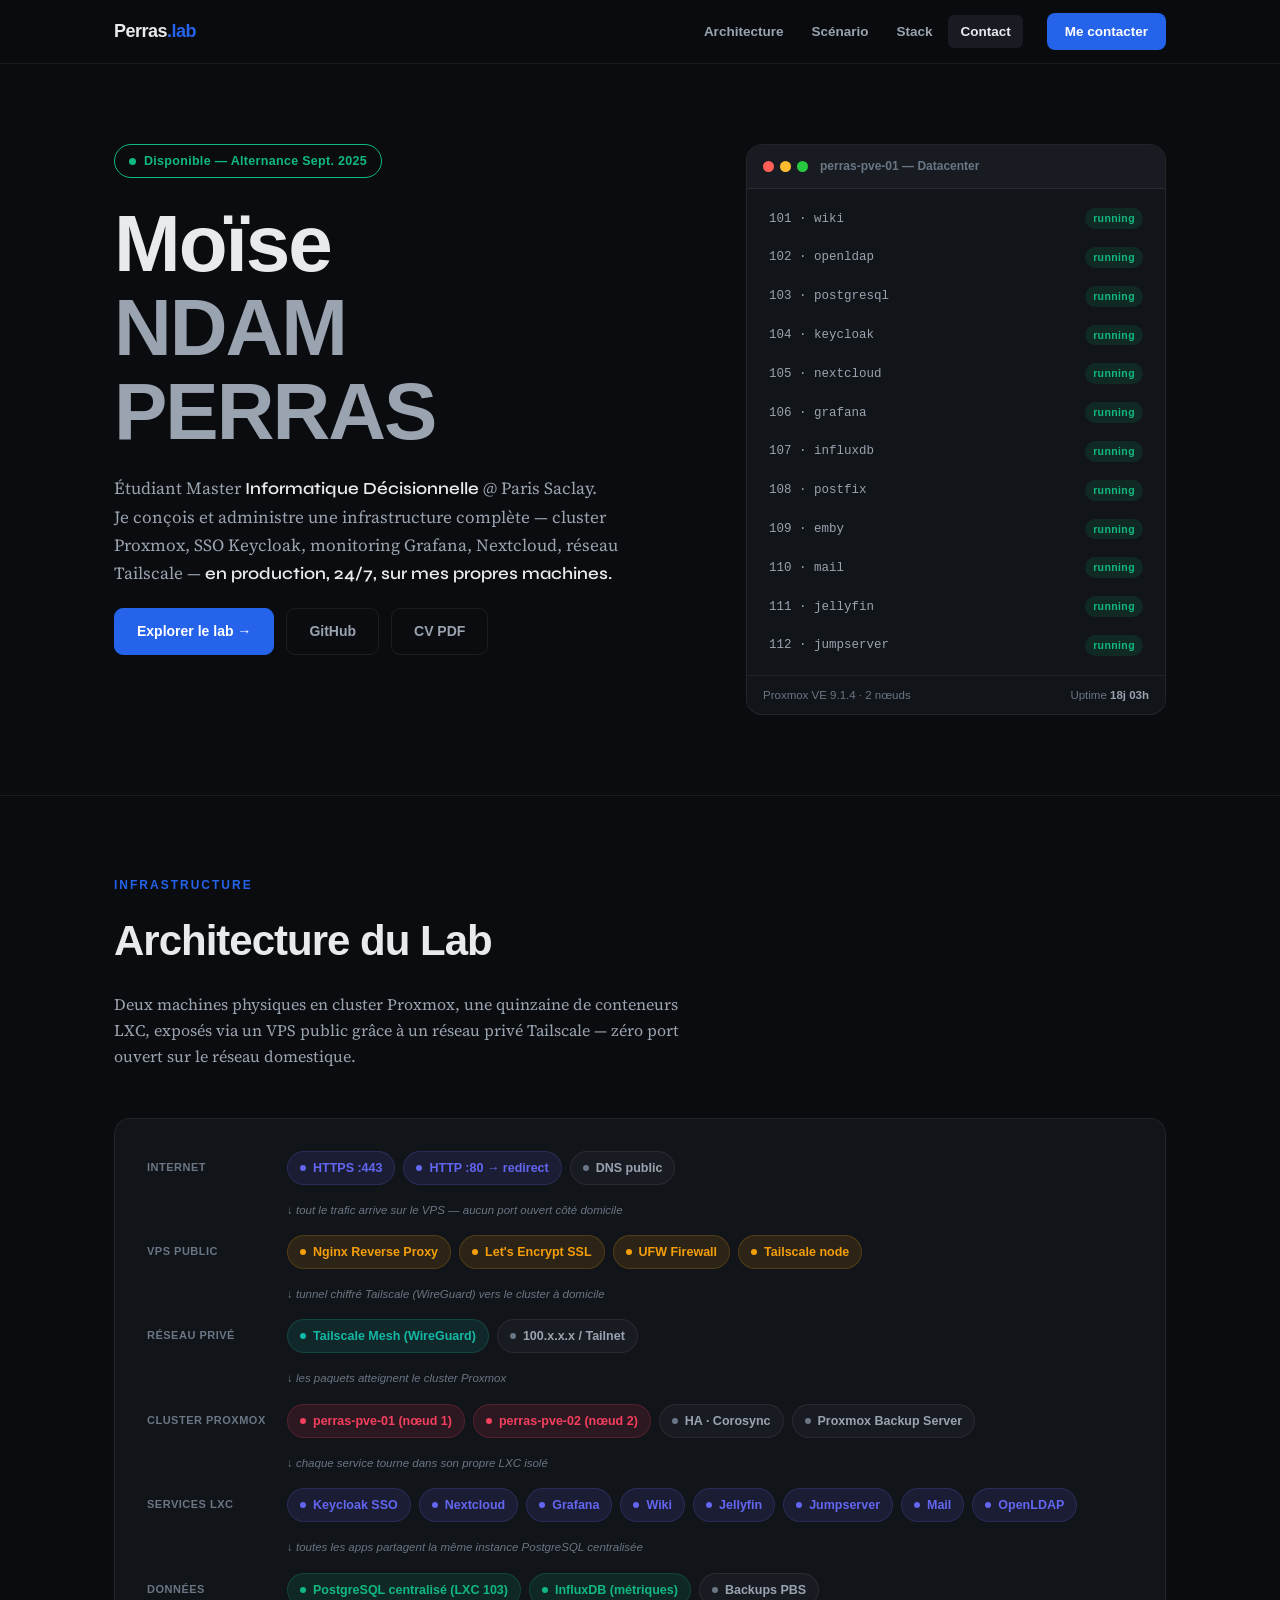
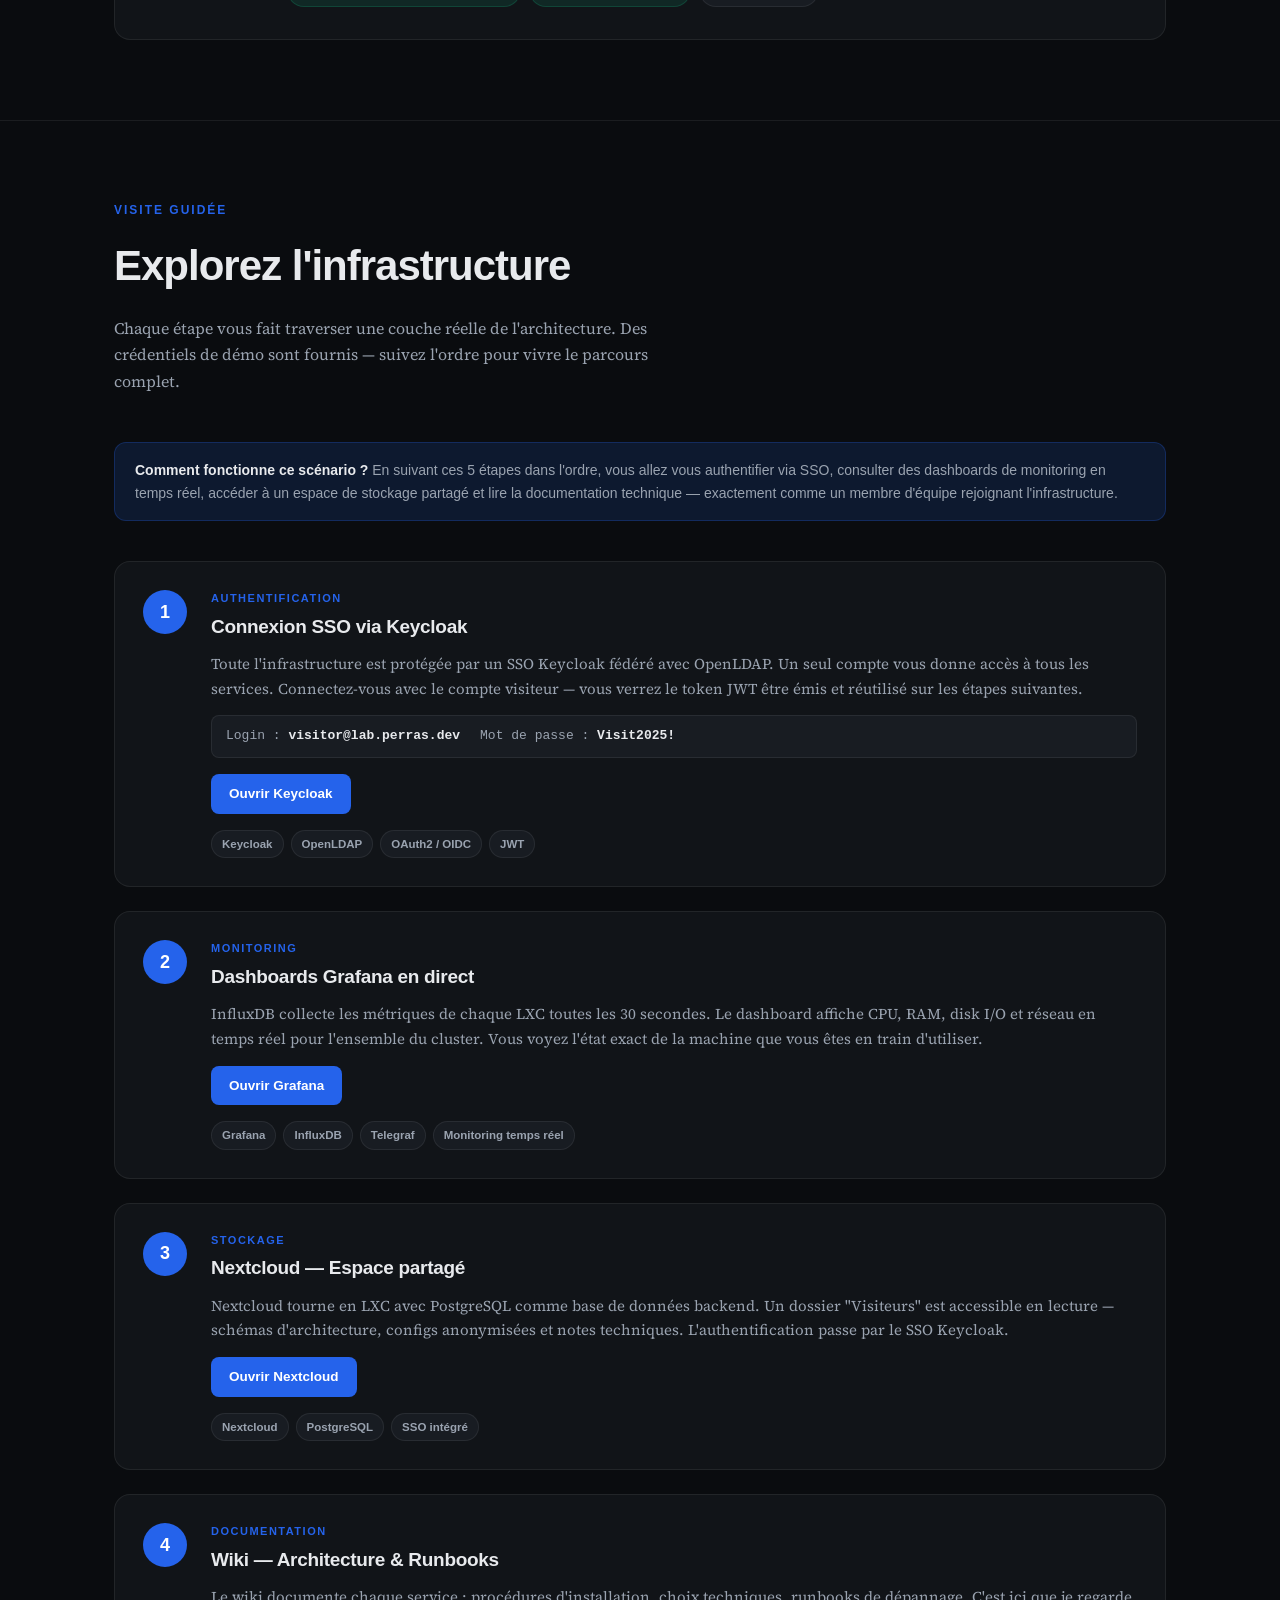
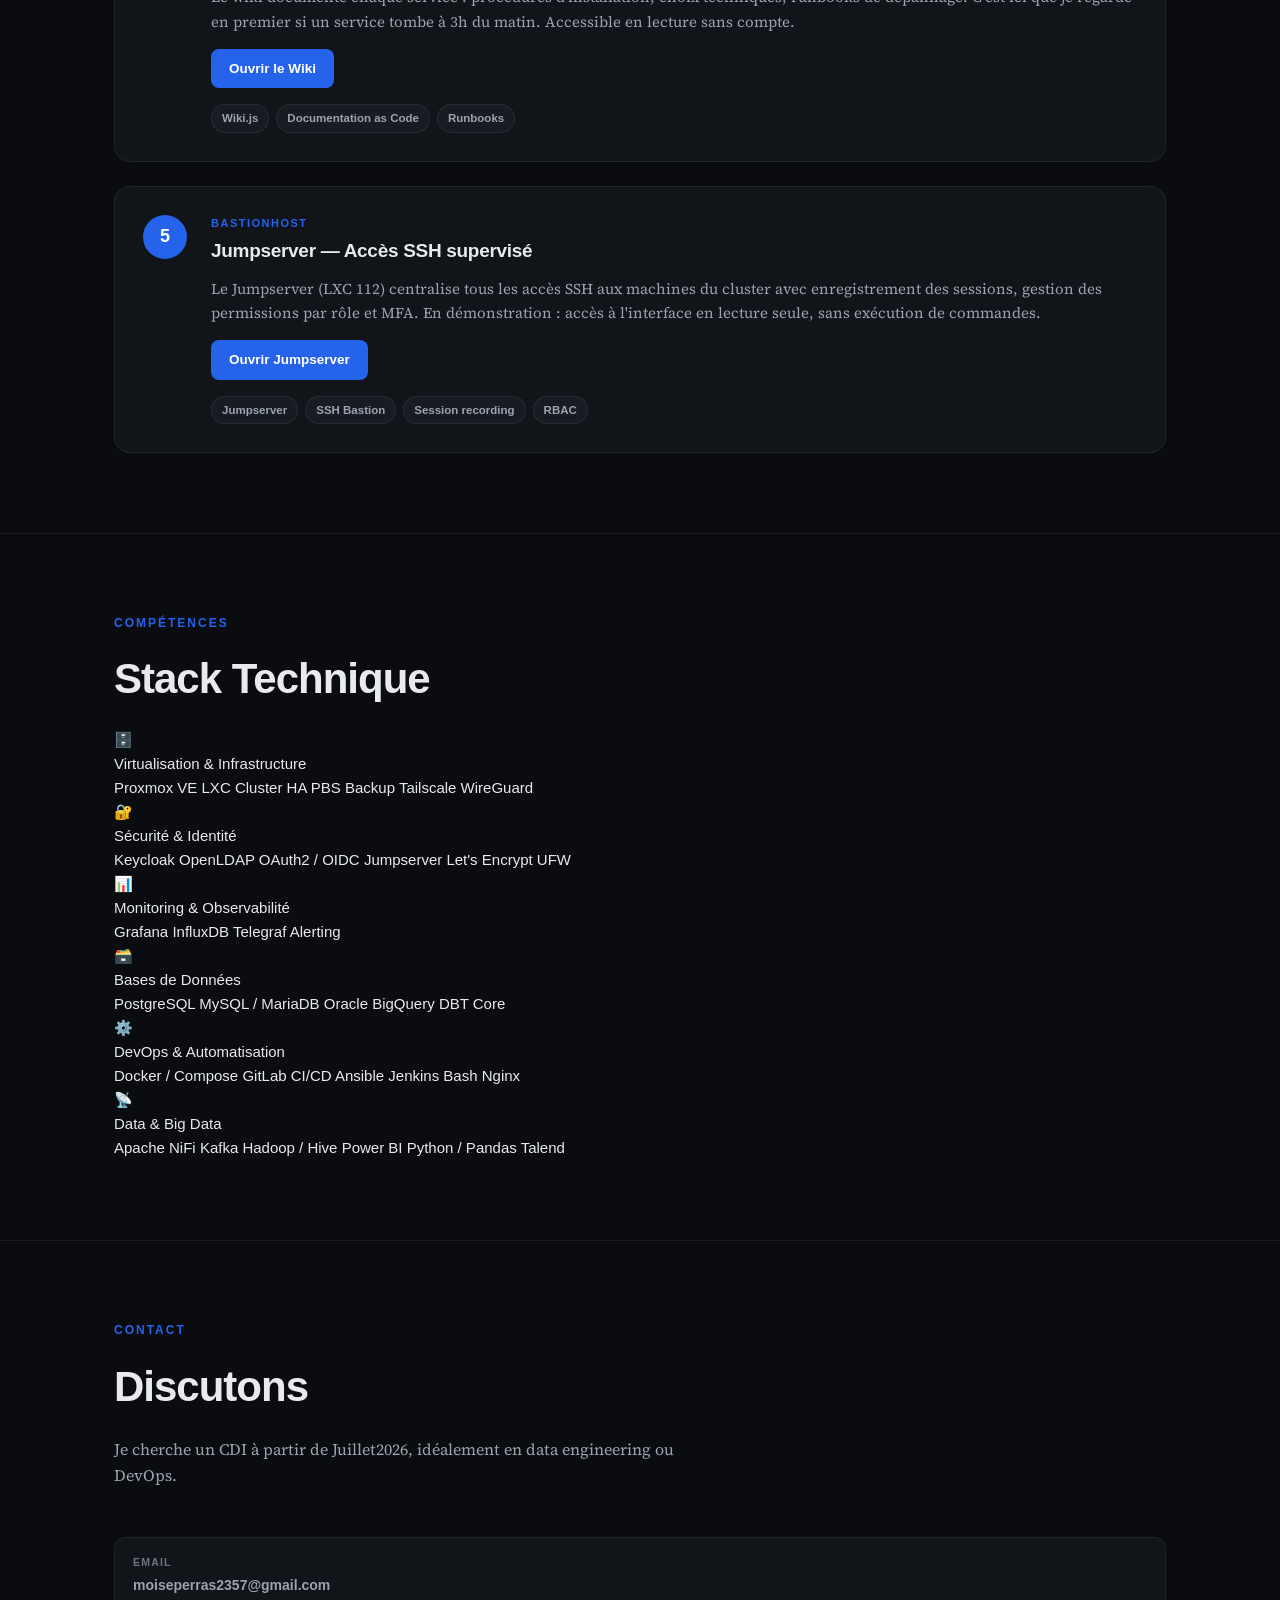
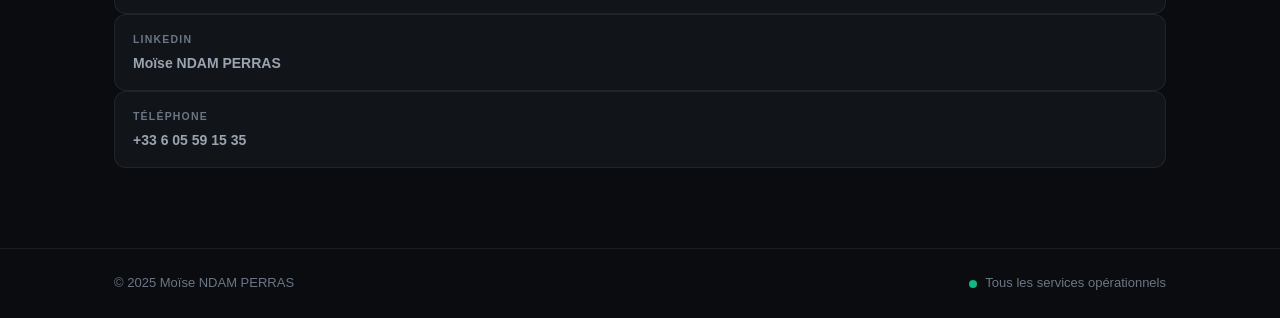
<file: src/main.html>
<!DOCTYPE html>
<html lang="fr">
<head>
<meta charset="UTF-8">
<meta name="viewport" content="width=device-width, initial-scale=1.0">
<title>Moïse NDAM PERRAS — Infrastructure Lab</title>
<link href="https://fonts.googleapis.com/css2?family=Syne:wght@400;600;700;800&family=Source+Serif+4:ital,opsz,wght@0,8..60,300;0,8..60,400;1,8..60,300&display=swap" rel="stylesheet">
<link rel="stylesheet" href="styles.css">
</head>
<body>

<!-- NAV -->
<nav>
  <div class="wrap">
    <div class="nav-brand">Perras<span>.lab</span></div>
    <div class="nav-links">
      <a href="#architecture">Architecture</a>
      <a href="#scenario">Scénario</a>
      <a href="#stack">Stack</a>
      <a href="#contact">Contact</a>
    </div>
    <a href="mailto:moiseperras2357@gmail.com" class="nav-cta">Me contacter</a>
  </div>
</nav>

<!-- HERO -->
<section class="hero">
  <div class="hero-inner wrap" style="padding-top:0;padding-bottom:0;">

    <div>
      <div class="hero-badge">
        <div class="hero-badge-dot"></div>
        Disponible — Alternance Sept. 2025
      </div>
      <h1>Moïse<br><span class="dim">NDAM PERRAS</span></h1>
      <p class="hero-sub">
        Étudiant Master <strong>Informatique Décisionnelle</strong> @ Paris Saclay.<br>
        Je conçois et administre une infrastructure complète — cluster Proxmox,
        SSO Keycloak, monitoring Grafana, Nextcloud, réseau Tailscale —
        <strong>en production, 24/7, sur mes propres machines.</strong>
      </p>
      <div class="hero-actions">
        <a href="#scenario" class="btn btn-primary">Explorer le lab →</a>
        <a href="https://github.com" class="btn btn-outline">GitHub</a>
        <a href="#" class="btn btn-outline">CV PDF</a>
      </div>
    </div>

    <!-- Panel Proxmox -->
    <div class="hero-panel">
      <div class="panel-header">
        <div class="mac-dot mac-red"></div>
        <div class="mac-dot mac-yellow"></div>
        <div class="mac-dot mac-green"></div>
        <div class="panel-title">perras-pve-01 — Datacenter</div>
      </div>
      <div class="lxc-grid">
        <div class="lxc-item"><span class="lxc-name">101 · wiki</span><span class="lxc-pill">running</span></div>
        <div class="lxc-item"><span class="lxc-name">102 · openldap</span><span class="lxc-pill">running</span></div>
        <div class="lxc-item"><span class="lxc-name">103 · postgresql</span><span class="lxc-pill">running</span></div>
        <div class="lxc-item"><span class="lxc-name">104 · keycloak</span><span class="lxc-pill">running</span></div>
        <div class="lxc-item"><span class="lxc-name">105 · nextcloud</span><span class="lxc-pill">running</span></div>
        <div class="lxc-item"><span class="lxc-name">106 · grafana</span><span class="lxc-pill">running</span></div>
        <div class="lxc-item"><span class="lxc-name">107 · influxdb</span><span class="lxc-pill">running</span></div>
        <div class="lxc-item"><span class="lxc-name">108 · postfix</span><span class="lxc-pill">running</span></div>
        <div class="lxc-item"><span class="lxc-name">109 · emby</span><span class="lxc-pill">running</span></div>
        <div class="lxc-item"><span class="lxc-name">110 · mail</span><span class="lxc-pill">running</span></div>
        <div class="lxc-item"><span class="lxc-name">111 · jellyfin</span><span class="lxc-pill">running</span></div>
        <div class="lxc-item"><span class="lxc-name">112 · jumpserver</span><span class="lxc-pill">running</span></div>
      </div>
      <div class="panel-footer">
        <span>Proxmox VE 9.1.4 · 2 nœuds</span>
        <span>Uptime <strong>18j 03h</strong></span>
      </div>
    </div>

  </div>
</section>

<hr class="sep">

<!-- ARCHITECTURE -->
<section id="architecture">
  <div class="wrap">
    <p class="eyebrow reveal">Infrastructure</p>
    <h2 class="section-title reveal">Architecture du Lab</h2>
    <p class="section-sub reveal">
      Deux machines physiques en cluster Proxmox, une quinzaine de conteneurs LXC,
      exposés via un VPS public grâce à un réseau privé Tailscale —
      zéro port ouvert sur le réseau domestique.
    </p>

    <div class="arch-card reveal">
      <div class="arch-layers">

        <div class="arch-layer">
          <div class="arch-layer-label">Internet</div>
          <div class="arch-layer-content">
            <div class="arch-chip chip-indigo"><div class="arch-chip-dot"></div>HTTPS :443</div>
            <div class="arch-chip chip-indigo"><div class="arch-chip-dot"></div>HTTP :80 → redirect</div>
            <div class="arch-chip chip-gray"><div class="arch-chip-dot"></div>DNS public</div>
          </div>
        </div>

        <div class="flow-note">↓ tout le trafic arrive sur le VPS — aucun port ouvert côté domicile</div>

        <div class="arch-layer">
          <div class="arch-layer-label">VPS public</div>
          <div class="arch-layer-content">
            <div class="arch-chip chip-amber"><div class="arch-chip-dot"></div>Nginx Reverse Proxy</div>
            <div class="arch-chip chip-amber"><div class="arch-chip-dot"></div>Let's Encrypt SSL</div>
            <div class="arch-chip chip-amber"><div class="arch-chip-dot"></div>UFW Firewall</div>
            <div class="arch-chip chip-amber"><div class="arch-chip-dot"></div>Tailscale node</div>
          </div>
        </div>

        <div class="flow-note">↓ tunnel chiffré Tailscale (WireGuard) vers le cluster à domicile</div>

        <div class="arch-layer">
          <div class="arch-layer-label">Réseau privé</div>
          <div class="arch-layer-content">
            <div class="arch-chip chip-teal"><div class="arch-chip-dot"></div>Tailscale Mesh (WireGuard)</div>
            <div class="arch-chip chip-gray"><div class="arch-chip-dot"></div>100.x.x.x / Tailnet</div>
          </div>
        </div>

        <div class="flow-note">↓ les paquets atteignent le cluster Proxmox</div>

        <div class="arch-layer">
          <div class="arch-layer-label">Cluster Proxmox</div>
          <div class="arch-layer-content">
            <div class="arch-chip chip-rose"><div class="arch-chip-dot"></div>perras-pve-01 (nœud 1)</div>
            <div class="arch-chip chip-rose"><div class="arch-chip-dot"></div>perras-pve-02 (nœud 2)</div>
            <div class="arch-chip chip-gray"><div class="arch-chip-dot"></div>HA · Corosync</div>
            <div class="arch-chip chip-gray"><div class="arch-chip-dot"></div>Proxmox Backup Server</div>
          </div>
        </div>

        <div class="flow-note">↓ chaque service tourne dans son propre LXC isolé</div>

        <div class="arch-layer">
          <div class="arch-layer-label">Services LXC</div>
          <div class="arch-layer-content">
            <div class="arch-chip chip-indigo"><div class="arch-chip-dot"></div>Keycloak SSO</div>
            <div class="arch-chip chip-indigo"><div class="arch-chip-dot"></div>Nextcloud</div>
            <div class="arch-chip chip-indigo"><div class="arch-chip-dot"></div>Grafana</div>
            <div class="arch-chip chip-indigo"><div class="arch-chip-dot"></div>Wiki</div>
            <div class="arch-chip chip-indigo"><div class="arch-chip-dot"></div>Jellyfin</div>
            <div class="arch-chip chip-indigo"><div class="arch-chip-dot"></div>Jumpserver</div>
            <div class="arch-chip chip-indigo"><div class="arch-chip-dot"></div>Mail</div>
            <div class="arch-chip chip-indigo"><div class="arch-chip-dot"></div>OpenLDAP</div>
          </div>
        </div>

        <div class="flow-note">↓ toutes les apps partagent la même instance PostgreSQL centralisée</div>

        <div class="arch-layer">
          <div class="arch-layer-label">Données</div>
          <div class="arch-layer-content">
            <div class="arch-chip chip-green"><div class="arch-chip-dot"></div>PostgreSQL centralisé (LXC 103)</div>
            <div class="arch-chip chip-green"><div class="arch-chip-dot"></div>InfluxDB (métriques)</div>
            <div class="arch-chip chip-gray"><div class="arch-chip-dot"></div>Backups PBS</div>
          </div>
        </div>

      </div>
    </div>
  </div>
</section>

<hr class="sep">

<!-- SCENARIO -->
<section id="scenario">
  <div class="wrap">
    <p class="eyebrow reveal">Visite guidée</p>
    <h2 class="section-title reveal">Explorez l'infrastructure</h2>
    <p class="section-sub reveal">
      Chaque étape vous fait traverser une couche réelle de l'architecture.
      Des crédentiels de démo sont fournis — suivez l'ordre pour vivre le parcours complet.
    </p>

    <div class="scenario-intro reveal">
      <strong>Comment fonctionne ce scénario ?</strong> En suivant ces 5 étapes dans l'ordre,
      vous allez vous authentifier via SSO, consulter des dashboards de monitoring en temps réel,
      accéder à un espace de stockage partagé et lire la documentation technique —
      exactement comme un membre d'équipe rejoignant l'infrastructure.
    </div>

    <div class="steps">

      <div class="step reveal">
        <div class="step-num">1</div>
        <div class="step-body">
          <div class="step-label">Authentification</div>
          <div class="step-title">Connexion SSO via Keycloak</div>
          <p class="step-desc">
            Toute l'infrastructure est protégée par un SSO Keycloak fédéré avec OpenLDAP.
            Un seul compte vous donne accès à tous les services. Connectez-vous avec le compte
            visiteur — vous verrez le token JWT être émis et réutilisé sur les étapes suivantes.
          </p>
          <div class="step-creds">
            <div class="cred">Login : <strong>visitor@lab.perras.dev</strong></div>
            <div class="cred">Mot de passe : <strong>Visit2025!</strong></div>
          </div>
          <a href="https://auth.lab.perras.dev" class="step-link">Ouvrir Keycloak</a>
          <div class="step-tags">
            <span class="tag">Keycloak</span>
            <span class="tag">OpenLDAP</span>
            <span class="tag">OAuth2 / OIDC</span>
            <span class="tag">JWT</span>
          </div>
        </div>
      </div>

      <div class="step reveal">
        <div class="step-num">2</div>
        <div class="step-body">
          <div class="step-label">Monitoring</div>
          <div class="step-title">Dashboards Grafana en direct</div>
          <p class="step-desc">
            InfluxDB collecte les métriques de chaque LXC toutes les 30 secondes.
            Le dashboard affiche CPU, RAM, disk I/O et réseau en temps réel pour l'ensemble
            du cluster. Vous voyez l'état exact de la machine que vous êtes en train d'utiliser.
          </p>
          <a href="https://grafana.lab.perras.dev" class="step-link">Ouvrir Grafana</a>
          <div class="step-tags">
            <span class="tag">Grafana</span>
            <span class="tag">InfluxDB</span>
            <span class="tag">Telegraf</span>
            <span class="tag">Monitoring temps réel</span>
          </div>
        </div>
      </div>

      <div class="step reveal">
        <div class="step-num">3</div>
        <div class="step-body">
          <div class="step-label">Stockage</div>
          <div class="step-title">Nextcloud — Espace partagé</div>
          <p class="step-desc">
            Nextcloud tourne en LXC avec PostgreSQL comme base de données backend.
            Un dossier "Visiteurs" est accessible en lecture — schémas d'architecture,
            configs anonymisées et notes techniques. L'authentification passe par le SSO Keycloak.
          </p>
          <a href="https://cloud.lab.perras.dev" class="step-link">Ouvrir Nextcloud</a>
          <div class="step-tags">
            <span class="tag">Nextcloud</span>
            <span class="tag">PostgreSQL</span>
            <span class="tag">SSO intégré</span>
          </div>
        </div>
      </div>

      <div class="step reveal">
        <div class="step-num">4</div>
        <div class="step-body">
          <div class="step-label">Documentation</div>
          <div class="step-title">Wiki — Architecture & Runbooks</div>
          <p class="step-desc">
            Le wiki documente chaque service : procédures d'installation, choix techniques,
            runbooks de dépannage. C'est ici que je regarde en premier si un service tombe à 3h du matin.
            Accessible en lecture sans compte.
          </p>
          <a href="https://wiki.lab.perras.dev" class="step-link">Ouvrir le Wiki</a>
          <div class="step-tags">
            <span class="tag">Wiki.js</span>
            <span class="tag">Documentation as Code</span>
            <span class="tag">Runbooks</span>
          </div>
        </div>
      </div>

      <div class="step reveal">
        <div class="step-num">5</div>
        <div class="step-body">
          <div class="step-label">Bastionhost</div>
          <div class="step-title">Jumpserver — Accès SSH supervisé</div>
          <p class="step-desc">
            Le Jumpserver (LXC 112) centralise tous les accès SSH aux machines du cluster
            avec enregistrement des sessions, gestion des permissions par rôle et MFA.
            En démonstration : accès à l'interface en lecture seule, sans exécution de commandes.
          </p>
          <a href="https://jump.lab.perras.dev" class="step-link">Ouvrir Jumpserver</a>
          <div class="step-tags">
            <span class="tag">Jumpserver</span>
            <span class="tag">SSH Bastion</span>
            <span class="tag">Session recording</span>
            <span class="tag">RBAC</span>
          </div>
        </div>
      </div>

    </div>
  </div>
</section>

<hr class="sep">

<!-- STACK -->
<section id="stack">
  <div class="wrap">
    <p class="eyebrow reveal">Compétences</p>
    <h2 class="section-title reveal">Stack Technique</h2>

    <div class="skills-grid">
      <div class="skill-card reveal">
        <div class="skill-icon">🗄️</div>
        <div class="skill-title">Virtualisation & Infrastructure</div>
        <div class="skill-chips">
          <span class="skill-chip">Proxmox VE</span>
          <span class="skill-chip">LXC</span>
          <span class="skill-chip">Cluster HA</span>
          <span class="skill-chip">PBS Backup</span>
          <span class="skill-chip">Tailscale</span>
          <span class="skill-chip">WireGuard</span>
        </div>
      </div>
      <div class="skill-card reveal">
        <div class="skill-icon">🔐</div>
        <div class="skill-title">Sécurité & Identité</div>
        <div class="skill-chips">
          <span class="skill-chip">Keycloak</span>
          <span class="skill-chip">OpenLDAP</span>
          <span class="skill-chip">OAuth2 / OIDC</span>
          <span class="skill-chip">Jumpserver</span>
          <span class="skill-chip">Let's Encrypt</span>
          <span class="skill-chip">UFW</span>
        </div>
      </div>
      <div class="skill-card reveal">
        <div class="skill-icon">📊</div>
        <div class="skill-title">Monitoring & Observabilité</div>
        <div class="skill-chips">
          <span class="skill-chip">Grafana</span>
          <span class="skill-chip">InfluxDB</span>
          <span class="skill-chip">Telegraf</span>
          <span class="skill-chip">Alerting</span>
        </div>
      </div>
      <div class="skill-card reveal">
        <div class="skill-icon">🗃️</div>
        <div class="skill-title">Bases de Données</div>
        <div class="skill-chips">
          <span class="skill-chip">PostgreSQL</span>
          <span class="skill-chip">MySQL / MariaDB</span>
          <span class="skill-chip">Oracle</span>
          <span class="skill-chip">BigQuery</span>
          <span class="skill-chip">DBT Core</span>
        </div>
      </div>
      <div class="skill-card reveal">
        <div class="skill-icon">⚙️</div>
        <div class="skill-title">DevOps & Automatisation</div>
        <div class="skill-chips">
          <span class="skill-chip">Docker / Compose</span>
          <span class="skill-chip">GitLab CI/CD</span>
          <span class="skill-chip">Ansible</span>
          <span class="skill-chip">Jenkins</span>
          <span class="skill-chip">Bash</span>
          <span class="skill-chip">Nginx</span>
        </div>
      </div>
      <div class="skill-card reveal">
        <div class="skill-icon">📡</div>
        <div class="skill-title">Data & Big Data</div>
        <div class="skill-chips">
          <span class="skill-chip">Apache NiFi</span>
          <span class="skill-chip">Kafka</span>
          <span class="skill-chip">Hadoop / Hive</span>
          <span class="skill-chip">Power BI</span>
          <span class="skill-chip">Python / Pandas</span>
          <span class="skill-chip">Talend</span>
        </div>
      </div>
    </div>
  </div>
</section>

<hr class="sep">

<!-- CONTACT -->
<section id="contact">
  <div class="wrap">
    <p class="eyebrow reveal">Contact</p>
    <h2 class="section-title reveal">Discutons</h2>
    <p class="section-sub reveal">
      Je cherche un CDI à partir de Juillet2026,
      idéalement en data engineering ou DevOps.
    </p>
    <div class="contact-grid">
      <a href="mailto:moiseperras2357@gmail.com" class="contact-card reveal">
        <div class="contact-label">Email</div>
        <div class="contact-value">moiseperras2357@gmail.com</div>
      </a>
      <a href="https://linkedin.com/in/moise-ndam-perras" class="contact-card reveal">
        <div class="contact-label">LinkedIn</div>
        <div class="contact-value">Moïse NDAM PERRAS</div>
      </a>
      <a href="tel:+33605591535" class="contact-card reveal">
        <div class="contact-label">Téléphone</div>
        <div class="contact-value">+33 6 05 59 15 35</div>
      </a>
    </div>
  </div>
</section>

<!-- FOOTER -->
<footer>
  <div class="wrap">
    <div class="footer-copy">© 2025 Moïse NDAM PERRAS</div>
    <div class="footer-status">
      <div class="status-dot"></div>
      Tous les services opérationnels
    </div>
  </div>
</footer>

<script src="scripts.js"></script>
</body>
</html>
</file>
<file: frontend/style.css>
/* ==============================
   CSS Custom Properties
   ============================== */
:root {
  --color-bg: #0f0f13;
  --color-bg-alt: #16161d;
  --color-surface: #1e1e28;
  --color-border: #2a2a38;
  --color-primary: #6366f1;
  --color-primary-hover: #4f52d8;
  --color-accent: #a5b4fc;
  --color-text: #e2e2f0;
  --color-text-muted: #9494b0;
  --color-white: #ffffff;

  --font-sans: 'Segoe UI', system-ui, -apple-system, sans-serif;
  --font-mono: 'Courier New', monospace;

  --radius-sm: 6px;
  --radius-md: 12px;
  --radius-lg: 20px;

  --shadow-card: 0 4px 24px rgba(0, 0, 0, 0.4);
  --shadow-nav: 0 2px 16px rgba(0, 0, 0, 0.5);

  --transition: 0.3s ease;
  --nav-height: 64px;
}

/* ==============================
   Reset & Base
   ============================== */
*, *::before, *::after {
  box-sizing: border-box;
  margin: 0;
  padding: 0;
}

html {
  scroll-behavior: smooth;
  font-size: 16px;
}

body {
  background-color: var(--color-bg);
  color: var(--color-text);
  font-family: var(--font-sans);
  line-height: 1.7;
  -webkit-font-smoothing: antialiased;
}

img, svg {
  display: block;
  max-width: 100%;
}

a {
  color: var(--color-accent);
  text-decoration: none;
  transition: color var(--transition);
}

a:hover {
  color: var(--color-white);
}

ul {
  list-style: none;
}

/* ==============================
   Layout
   ============================== */
.container {
  width: min(1100px, 90%);
  margin-inline: auto;
}

.section {
  padding: 96px 0;
}

.section-alt {
  background-color: var(--color-bg-alt);
}

.section-title {
  font-size: clamp(1.6rem, 4vw, 2.2rem);
  font-weight: 700;
  margin-bottom: 48px;
  text-align: center;
  position: relative;
}

.section-title::after {
  content: '';
  display: block;
  width: 56px;
  height: 4px;
  background: var(--color-primary);
  border-radius: 2px;
  margin: 12px auto 0;
}

/* ==============================
   Buttons
   ============================== */
.btn {
  display: inline-flex;
  align-items: center;
  justify-content: center;
  gap: 8px;
  padding: 12px 28px;
  border-radius: var(--radius-sm);
  font-size: 0.95rem;
  font-weight: 600;
  cursor: pointer;
  border: 2px solid transparent;
  transition: background var(--transition), color var(--transition), border-color var(--transition), transform var(--transition);
  text-decoration: none;
}

.btn:focus-visible {
  outline: 2px solid var(--color-accent);
  outline-offset: 3px;
}

.btn-primary {
  background: var(--color-primary);
  color: var(--color-white);
}

.btn-primary:hover {
  background: var(--color-primary-hover);
  color: var(--color-white);
  transform: translateY(-2px);
}

.btn-outline {
  background: transparent;
  color: var(--color-accent);
  border-color: var(--color-accent);
}

.btn-outline:hover {
  background: var(--color-accent);
  color: var(--color-bg);
  transform: translateY(-2px);
}

.btn-full {
  width: 100%;
}

/* ==============================
   Navbar
   ============================== */
.navbar {
  position: fixed;
  top: 0;
  left: 0;
  right: 0;
  height: var(--nav-height);
  z-index: 100;
  background: transparent;
  transition: background var(--transition), box-shadow var(--transition);
}

.navbar.scrolled {
  background: rgba(15, 15, 19, 0.95);
  backdrop-filter: blur(12px);
  box-shadow: var(--shadow-nav);
}

.nav-container {
  display: flex;
  align-items: center;
  justify-content: space-between;
  height: 100%;
  width: min(1100px, 90%);
  margin-inline: auto;
}

.nav-logo {
  font-size: 1.25rem;
  font-weight: 700;
  color: var(--color-white);
  letter-spacing: -0.5px;
}

.nav-logo:hover {
  color: var(--color-accent);
}

.nav-links {
  display: flex;
  gap: 32px;
  align-items: center;
}

.nav-links a {
  color: var(--color-text-muted);
  font-size: 0.9rem;
  font-weight: 500;
  transition: color var(--transition);
  position: relative;
}

.nav-links a::after {
  content: '';
  position: absolute;
  bottom: -4px;
  left: 0;
  width: 0;
  height: 2px;
  background: var(--color-primary);
  transition: width var(--transition);
}

.nav-links a:hover,
.nav-links a.active {
  color: var(--color-white);
}

.nav-links a:hover::after,
.nav-links a.active::after {
  width: 100%;
}

/* Burger */
.burger {
  display: none;
  flex-direction: column;
  gap: 5px;
  background: none;
  border: none;
  cursor: pointer;
  padding: 4px;
}

.burger span {
  display: block;
  width: 24px;
  height: 2px;
  background: var(--color-text);
  border-radius: 2px;
  transition: transform var(--transition), opacity var(--transition);
}

.burger.open span:nth-child(1) {
  transform: translateY(7px) rotate(45deg);
}

.burger.open span:nth-child(2) {
  opacity: 0;
}

.burger.open span:nth-child(3) {
  transform: translateY(-7px) rotate(-45deg);
}

/* ==============================
   Hero
   ============================== */
.hero {
  min-height: 100vh;
  display: flex;
  align-items: center;
  justify-content: center;
  text-align: center;
  padding: calc(var(--nav-height) + 40px) 20px 80px;
  background: radial-gradient(ellipse at 50% 60%, rgba(99, 102, 241, 0.15) 0%, transparent 70%);
  position: relative;
}

.hero-content {
  max-width: 640px;
}

.hero-greeting {
  font-size: 1rem;
  color: var(--color-accent);
  letter-spacing: 2px;
  text-transform: uppercase;
  margin-bottom: 12px;
  font-weight: 500;
}

.hero-name {
  font-size: clamp(2.4rem, 8vw, 4.5rem);
  font-weight: 800;
  color: var(--color-white);
  line-height: 1.1;
  margin-bottom: 16px;
  letter-spacing: -1px;
}

.hero-role {
  font-size: clamp(1rem, 3vw, 1.3rem);
  color: var(--color-text-muted);
  margin-bottom: 40px;
}

.hero-cta {
  display: flex;
  gap: 16px;
  justify-content: center;
  flex-wrap: wrap;
}

.hero-scroll {
  position: absolute;
  bottom: 32px;
  left: 50%;
  transform: translateX(-50%);
  display: flex;
  flex-direction: column;
  align-items: center;
  gap: 8px;
  color: var(--color-text-muted);
  font-size: 0.75rem;
  letter-spacing: 1px;
  text-transform: uppercase;
  animation: fadeInUp 1s ease 1s both;
}

.scroll-line {
  width: 1px;
  height: 40px;
  background: linear-gradient(to bottom, var(--color-text-muted), transparent);
  animation: scrollPulse 2s ease infinite;
}

/* ==============================
   About
   ============================== */
.about-grid {
  display: grid;
  grid-template-columns: 220px 1fr;
  gap: 56px;
  align-items: center;
}

.about-avatar {
  display: flex;
  justify-content: center;
}

.avatar-placeholder {
  width: 180px;
  height: 180px;
  border-radius: 50%;
  background: var(--color-surface);
  border: 3px solid var(--color-border);
  display: flex;
  align-items: center;
  justify-content: center;
  color: var(--color-primary);
  overflow: hidden;
}

.avatar-placeholder svg {
  width: 120px;
  height: 120px;
}

.about-text p {
  color: var(--color-text-muted);
  margin-bottom: 20px;
  font-size: 1.05rem;
}

.about-text strong {
  color: var(--color-accent);
}

/* ==============================
   Skills
   ============================== */
.skills-grid {
  display: grid;
  grid-template-columns: repeat(auto-fit, minmax(240px, 1fr));
  gap: 24px;
}

.skill-card {
  background: var(--color-surface);
  border: 1px solid var(--color-border);
  border-radius: var(--radius-md);
  padding: 32px 28px;
  transition: transform var(--transition), box-shadow var(--transition);
}

.skill-card:hover {
  transform: translateY(-4px);
  box-shadow: var(--shadow-card);
}

.skill-icon {
  width: 52px;
  height: 52px;
  border-radius: var(--radius-sm);
  display: flex;
  align-items: center;
  justify-content: center;
  margin-bottom: 20px;
}

.skill-icon svg {
  width: 28px;
  height: 28px;
}

.skill-icon--frontend {
  background: rgba(99, 102, 241, 0.15);
  color: var(--color-primary);
}

.skill-icon--backend {
  background: rgba(52, 211, 153, 0.15);
  color: #34d399;
}

.skill-icon--devops {
  background: rgba(251, 191, 36, 0.15);
  color: #fbbf24;
}

.skill-card h3 {
  font-size: 1.1rem;
  font-weight: 700;
  color: var(--color-white);
  margin-bottom: 14px;
}

.skill-card ul {
  display: flex;
  flex-direction: column;
  gap: 8px;
}

.skill-card li {
  color: var(--color-text-muted);
  font-size: 0.9rem;
  padding-left: 16px;
  position: relative;
}

.skill-card li::before {
  content: '▸';
  position: absolute;
  left: 0;
  color: var(--color-primary);
  font-size: 0.75rem;
}

/* ==============================
   Projects
   ============================== */
.projects-grid {
  display: grid;
  grid-template-columns: repeat(auto-fit, minmax(300px, 1fr));
  gap: 24px;
}

.project-card {
  background: var(--color-surface);
  border: 1px solid var(--color-border);
  border-radius: var(--radius-md);
  overflow: hidden;
  transition: transform var(--transition), box-shadow var(--transition);
}

.project-card:hover {
  transform: translateY(-4px);
  box-shadow: var(--shadow-card);
}

.project-card--placeholder {
  opacity: 0.6;
}

.project-header {
  height: 140px;
  display: flex;
  align-items: center;
  justify-content: center;
}

.project-header svg {
  width: 48px;
  height: 48px;
  opacity: 0.8;
}

.project-header--blue {
  background: linear-gradient(135deg, #1e1b4b, #312e81);
  color: #a5b4fc;
}

.project-header--green {
  background: linear-gradient(135deg, #064e3b, #065f46);
  color: #6ee7b7;
}

.project-header--gray {
  background: linear-gradient(135deg, #1f2937, #374151);
  color: #9ca3af;
}

.project-body {
  padding: 24px;
}

.project-body h3 {
  font-size: 1.1rem;
  font-weight: 700;
  color: var(--color-white);
  margin-bottom: 10px;
}

.project-body p {
  color: var(--color-text-muted);
  font-size: 0.9rem;
  margin-bottom: 16px;
  line-height: 1.6;
}

.project-tags {
  display: flex;
  flex-wrap: wrap;
  gap: 8px;
}

.tag {
  background: rgba(99, 102, 241, 0.15);
  color: var(--color-accent);
  border: 1px solid rgba(99, 102, 241, 0.3);
  border-radius: 100px;
  padding: 4px 12px;
  font-size: 0.75rem;
  font-weight: 500;
}

/* ==============================
   Contact
   ============================== */
.contact-grid {
  display: grid;
  grid-template-columns: 1fr 1.5fr;
  gap: 56px;
  align-items: start;
}

.contact-info p {
  color: var(--color-text-muted);
  margin-bottom: 28px;
  font-size: 1.05rem;
  line-height: 1.7;
}

.contact-list {
  display: flex;
  flex-direction: column;
  gap: 16px;
}

.contact-list li {
  display: flex;
  align-items: center;
  gap: 12px;
  color: var(--color-text-muted);
}

.contact-list svg {
  width: 20px;
  height: 20px;
  flex-shrink: 0;
  color: var(--color-primary);
}

.contact-list a {
  color: var(--color-text-muted);
  transition: color var(--transition);
}

.contact-list a:hover {
  color: var(--color-accent);
}

/* Form */
.contact-form {
  display: flex;
  flex-direction: column;
  gap: 20px;
}

.form-group {
  display: flex;
  flex-direction: column;
  gap: 6px;
}

.form-group label {
  font-size: 0.85rem;
  font-weight: 600;
  color: var(--color-text-muted);
  text-transform: uppercase;
  letter-spacing: 0.5px;
}

.form-group input,
.form-group textarea {
  background: var(--color-surface);
  border: 1px solid var(--color-border);
  border-radius: var(--radius-sm);
  padding: 12px 16px;
  color: var(--color-text);
  font-family: var(--font-sans);
  font-size: 0.95rem;
  resize: vertical;
  transition: border-color var(--transition), box-shadow var(--transition);
  appearance: none;
}

.form-group input:focus,
.form-group textarea:focus {
  outline: none;
  border-color: var(--color-primary);
  box-shadow: 0 0 0 3px rgba(99, 102, 241, 0.2);
}

.form-group input.error,
.form-group textarea.error {
  border-color: #ef4444;
}

.form-error {
  font-size: 0.8rem;
  color: #f87171;
  min-height: 18px;
}

.form-notice {
  text-align: center;
  font-size: 0.9rem;
  min-height: 20px;
  color: #34d399;
}

.form-notice.error {
  color: #f87171;
}

/* ==============================
   Footer
   ============================== */
.footer {
  background: var(--color-bg);
  border-top: 1px solid var(--color-border);
  padding: 32px 0;
  text-align: center;
  color: var(--color-text-muted);
  font-size: 0.85rem;
}

/* ==============================
   Animations
   ============================== */
@keyframes fadeInUp {
  from {
    opacity: 0;
    transform: translateY(20px);
  }
  to {
    opacity: 1;
    transform: translateY(0);
  }
}

@keyframes scrollPulse {
  0%, 100% { opacity: 0.4; transform: scaleY(1); }
  50% { opacity: 1; transform: scaleY(1.2); }
}

.reveal {
  opacity: 0;
  transform: translateY(30px);
  transition: opacity 0.6s ease, transform 0.6s ease;
}

.reveal.visible {
  opacity: 1;
  transform: translateY(0);
}

/* ==============================
   Responsive
   ============================== */
@media (max-width: 768px) {
  .nav-links {
    display: none;
    flex-direction: column;
    gap: 0;
    position: absolute;
    top: var(--nav-height);
    left: 0;
    right: 0;
    background: rgba(15, 15, 19, 0.98);
    backdrop-filter: blur(12px);
    border-bottom: 1px solid var(--color-border);
    padding: 12px 0;
  }

  .nav-links.open {
    display: flex;
  }

  .nav-links li a {
    display: block;
    padding: 12px 24px;
  }

  .nav-links a::after {
    display: none;
  }

  .burger {
    display: flex;
  }

  .about-grid {
    grid-template-columns: 1fr;
    gap: 32px;
    text-align: center;
  }

  .contact-grid {
    grid-template-columns: 1fr;
    gap: 40px;
  }
}

@media (max-width: 480px) {
  .hero-cta {
    flex-direction: column;
    align-items: center;
  }

  .btn {
    width: 100%;
    max-width: 280px;
  }
}
</file>
<file: src/styles.css>
/* =====================================================
   RESET & BASE
   ===================================================== */
*, *::before, *::after { box-sizing: border-box; margin: 0; padding: 0; }

:root {
  --bg: #0a0c0f;
  --surface: #111418;
  --surface-2: #181c22;
  --surface-3: #1e242d;
  --border: rgba(255,255,255,.07);
  --border-hover: rgba(255,255,255,.14);

  --text: #e8eaed;
  --text-2: #9aa3b0;
  --text-3: #6b7685;

  --accent: #2563eb;
  --accent-hover: #1d4ed8;
  --accent-light: rgba(37,99,235,.15);

  --green: #10b981;
  --green-bg: rgba(16,185,129,.12);
  --amber: #f59e0b;
  --amber-bg: rgba(245,158,11,.12);
  --rose: #f43f5e;
  --rose-bg: rgba(244,63,94,.12);
  --teal: #14b8a6;
  --teal-bg: rgba(20,184,166,.12);
  --indigo: #6366f1;
  --indigo-bg: rgba(99,102,241,.12);

  --radius: 12px;
  --radius-sm: 8px;
  --radius-lg: 16px;

  --font-sans: 'Syne', system-ui, sans-serif;
  --font-serif: 'Source Serif 4', Georgia, serif;

  --nav-h: 64px;

  --nav-bg: rgba(10, 12, 15, 0.85);
}

/* Définition du mode clair */
body.light-mode {
  --bg: #f8fafc;
  --surface: #ffffff;
  --surface-2: #f1f5f9;
  --surface-3: #e2e8f0;
  
  --border: rgba(0, 0, 0, 0.08);
  --border-hover: rgba(0, 0, 0, 0.16);

  --text: #0f172a;
  --text-2: #475569;
  --text-3: #64748b;

  /* Les couleurs d'accentuation (bleu, vert, etc.) fonctionnent 
     généralement bien sur fond clair. On ajuste juste les fonds (bg). */
  --accent-light: rgba(37, 99, 235, 0.1);
  --green-bg: rgba(16, 185, 129, 0.15);
  --amber-bg: rgba(245, 158, 11, 0.15);
  --rose-bg: rgba(244, 63, 94, 0.15);
  --teal-bg: rgba(20, 184, 166, 0.15);
  --indigo-bg: rgba(99, 102, 241, 0.15);

  --nav-bg: rgba(248, 250, 252, 0.85); /* Navbar claire et translucide */
}

html { scroll-behavior: smooth; }

body {
  background: var(--bg);
  color: var(--text);
  font-family: 'Inter', sans-serif;;
  font-size: 15px;
  line-height: 1.6;
  -webkit-font-smoothing: antialiased;
  transition: background-color 0.3s ease, color 0.3s ease;
}

a { color: inherit; text-decoration: none; }
img { display: block; max-width: 100%; }

.wrap {
  max-width: 1100px;
  margin: 0 auto;
  padding: 0 24px;
}

/* =====================================================
   NAV
   ===================================================== */
nav {
  position: fixed;
  top: 0; left: 0; right: 0;
  z-index: 100;
  height: var(--nav-h);
  border-bottom: 1px solid var(--border);
  background: var(--nav-bg);
  backdrop-filter: blur(16px);
  -webkit-backdrop-filter: blur(16px);
  transition: background-color 0.3s ease, border-color 0.3s ease;
}

nav .wrap {
  height: 100%;
  display: flex;
  align-items: center;
  gap: 24px;
}

.nav-brand {
  font-size: 18px;
  font-weight: 800;
  letter-spacing: -.5px;
  color: var(--text);
  margin-right: auto;
}
.nav-brand span { color: var(--accent); }

.nav-links {
  display: flex;
  gap: 4px;
}
.nav-links a {
  padding: 6px 12px;
  border-radius: 6px;
  font-size: 13.5px;
  font-weight: 600;
  color: var(--text-2);
  transition: color .2s, background .2s;
}
.nav-links a:hover { color: var(--text); background: var(--surface-2); }

.nav-cta {
  padding: 8px 18px;
  background: var(--accent);
  border-radius: 8px;
  font-size: 13.5px;
  font-weight: 700;
  color: #fff;
  transition: background .2s;
  white-space: nowrap;
}
.nav-cta:hover { background: var(--accent-hover); }

/* =====================================================
   HERO
   ===================================================== */
.hero {
  padding-top: calc(var(--nav-h) + 80px);
  padding-bottom: 80px;
}

.hero-inner {
  display: grid;
  grid-template-columns: 1fr 420px;
  gap: 64px;
  align-items: start;
}

.hero-badge {
  display: inline-flex;
  align-items: center;
  gap: 8px;
  padding: 6px 14px;
  border-radius: 99px;
  border: 1px solid var(--green);
  color: var(--green);
  font-size: 12.5px;
  font-weight: 700;
  letter-spacing: .3px;
  margin-bottom: 24px;
}
.hero-badge-dot {
  width: 7px; height: 7px;
  border-radius: 50%;
  background: var(--green);
  animation: pulse 2s infinite;
}
@keyframes pulse {
  0%, 100% { opacity: 1; transform: scale(1); }
  50% { opacity: .5; transform: scale(.7); }
}

h1 {
  font-size: clamp(52px, 7vw, 80px);
  font-weight: 800;
  line-height: 1.05;
  letter-spacing: -2px;
  margin-bottom: 20px;
}
.dim { color: var(--text-2); }

.hero-sub {
  font-family: var(--font-serif);
  font-size: 17px;
  color: var(--text-2);
  line-height: 1.65;
  margin-bottom: 20px;
  max-width: 520px;
}
.hero-sub strong { color: var(--text); font-family: var(--font-sans); font-weight: 600; }

.hero-tags {
  display: flex;
  flex-wrap: wrap;
  gap: 8px;
  margin-bottom: 32px;
}
.hero-tag {
  padding: 5px 12px;
  border-radius: 99px;
  border: 1px solid var(--border);
  font-size: 12.5px;
  font-weight: 600;
  color: var(--text-2);
  background: var(--surface);
}

.hero-actions {
  display: flex;
  flex-wrap: wrap;
  gap: 12px;
}

.btn {
  display: inline-flex;
  align-items: center;
  gap: 8px;
  padding: 11px 22px;
  border-radius: 9px;
  font-size: 14px;
  font-weight: 700;
  transition: all .2s;
}
.btn-primary {
  background: var(--accent);
  color: #fff;
  border: 1px solid var(--accent);
}
.btn-primary:hover { background: var(--accent-hover); border-color: var(--accent-hover); }
.btn-outline {
  background: transparent;
  color: var(--text-2);
  border: 1px solid var(--border);
}
.btn-outline:hover { border-color: var(--border-hover); color: var(--text); background: var(--surface-2); }

/* Hero panel */
.hero-panel {
  background: var(--surface);
  border: 1px solid var(--border);
  border-radius: var(--radius-lg);
  overflow: hidden;
}
.panel-header {
  display: flex;
  align-items: center;
  gap: 6px;
  padding: 12px 16px;
  background: var(--surface-2);
  border-bottom: 1px solid var(--border);
}
.mac-dot {
  width: 11px; height: 11px;
  border-radius: 50%;
}
.mac-red { background: #ff5f57; }
.mac-yellow { background: #febc2e; }
.mac-green { background: #28c840; }
.panel-title {
  margin-left: 6px;
  font-size: 12px;
  font-weight: 600;
  color: var(--text-3);
}

.lxc-grid {
  padding: 12px;
  display: flex;
  flex-direction: column;
  gap: 4px;
}
.lxc-item {
  display: flex;
  align-items: center;
  justify-content: space-between;
  padding: 7px 10px;
  border-radius: 6px;
  transition: background .15s;
}
.lxc-item:hover { background: var(--surface-2); }
.lxc-name { font-size: 12.5px; color: var(--text-2); font-family: monospace; }
.lxc-pill {
  font-size: 10.5px;
  font-weight: 700;
  letter-spacing: .4px;
  color: var(--green);
  background: var(--green-bg);
  padding: 2px 8px;
  border-radius: 99px;
}
.panel-footer {
  display: flex;
  justify-content: space-between;
  padding: 10px 16px;
  border-top: 1px solid var(--border);
  font-size: 11.5px;
  color: var(--text-3);
}
.panel-footer strong { color: var(--text-2); }

/* =====================================================
   SECTION COMMON
   ===================================================== */
section { padding: 80px 0; }

.eyebrow {
  font-size: 12px;
  font-weight: 800;
  letter-spacing: 2px;
  text-transform: uppercase;
  color: var(--accent);
  margin-bottom: 12px;
}
.section-title {
  font-size: clamp(28px, 4vw, 42px);
  font-weight: 800;
  letter-spacing: -1px;
  margin-bottom: 16px;
}
.section-sub {
  font-family: var(--font-serif);
  font-size: 16px;
  color: var(--text-2);
  max-width: 600px;
  line-height: 1.65;
  margin-bottom: 48px;
}

.sep {
  border: none;
  border-top: 1px solid var(--border);
  margin: 0;
}

/* =====================================================
   REVEAL ANIMATION
   ===================================================== */
.reveal {
  opacity: 0;
  transform: translateY(24px);
  transition: opacity .5s ease, transform .5s ease;
}
.reveal.visible {
  opacity: 1;
  transform: none;
}

/* =====================================================
   À PROPOS
   ===================================================== */
.about-layout {
  display: grid;
  grid-template-columns: 1fr 1fr;
  gap: 56px;
  align-items: start;
}

.about-text p {
  font-family: var(--font-serif);
  font-size: 16px;
  color: var(--text-2);
  line-height: 1.7;
  margin-bottom: 20px;
}
.about-text p:last-child { margin-bottom: 0; }
.about-text strong { color: var(--text); font-family: var(--font-sans); font-weight: 600; }

.about-cards {
  display: flex;
  flex-direction: column;
  gap: 12px;
}
.about-card {
  display: flex;
  gap: 14px;
  align-items: flex-start;
  padding: 16px 18px;
  background: var(--surface);
  border: 1px solid var(--border);
  border-radius: var(--radius);
  transition: border-color .2s, background .2s;
}
.about-card:hover { border-color: var(--border-hover); background: var(--surface-2); }
.about-card-icon { font-size: 18px; flex-shrink: 0; margin-top: 1px; }
.about-card-label {
  font-size: 10.5px;
  font-weight: 800;
  letter-spacing: 1.5px;
  text-transform: uppercase;
  color: var(--text-3);
  margin-bottom: 4px;
}
.about-card-value {
  font-size: 13.5px;
  color: var(--text-2);
  line-height: 1.5;
}

/* =====================================================
   ARCHITECTURE
   ===================================================== */
.arch-card {
  background: var(--surface);
  border: 1px solid var(--border);
  border-radius: var(--radius-lg);
  padding: 32px;
}
.arch-layers { display: flex; flex-direction: column; gap: 12px; }

.arch-layer {
  display: flex;
  align-items: flex-start;
  gap: 20px;
}
.arch-layer-label {
  width: 120px;
  flex-shrink: 0;
  font-size: 11px;
  font-weight: 700;
  letter-spacing: .5px;
  text-transform: uppercase;
  color: var(--text-3);
  padding-top: 8px;
}
.arch-layer-content {
  display: flex;
  flex-wrap: wrap;
  gap: 8px;
}

.arch-chip {
  display: inline-flex;
  align-items: center;
  gap: 7px;
  padding: 6px 12px;
  border-radius: 99px;
  font-size: 12.5px;
  font-weight: 600;
  border: 1px solid transparent;
}
.arch-chip-dot { width: 6px; height: 6px; border-radius: 50%; flex-shrink: 0; }

.chip-indigo { background: var(--indigo-bg); color: var(--indigo); border-color: rgba(99,102,241,.2); }
.chip-indigo .arch-chip-dot { background: var(--indigo); }
.chip-amber { background: var(--amber-bg); color: var(--amber); border-color: rgba(245,158,11,.2); }
.chip-amber .arch-chip-dot { background: var(--amber); }
.chip-teal { background: var(--teal-bg); color: var(--teal); border-color: rgba(20,184,166,.2); }
.chip-teal .arch-chip-dot { background: var(--teal); }
.chip-rose { background: var(--rose-bg); color: var(--rose); border-color: rgba(244,63,94,.2); }
.chip-rose .arch-chip-dot { background: var(--rose); }
.chip-green { background: var(--green-bg); color: var(--green); border-color: rgba(16,185,129,.2); }
.chip-green .arch-chip-dot { background: var(--green); }
.chip-gray { background: var(--surface-2); color: var(--text-2); border-color: var(--border); }
.chip-gray .arch-chip-dot { background: var(--text-3); }

.flow-note {
  font-size: 11.5px;
  color: var(--text-3);
  padding: 4px 0 4px 140px;
  font-style: italic;
}

/* =====================================================
   SCENARIO
   ===================================================== */
.scenario-intro {
  background: var(--accent-light);
  border: 1px solid rgba(37,99,235,.25);
  border-radius: var(--radius);
  padding: 16px 20px;
  font-size: 14px;
  color: var(--text-2);
  line-height: 1.6;
  margin-bottom: 40px;
}
.scenario-intro strong { color: var(--text); }

.steps { display: flex; flex-direction: column; gap: 24px; }

.step {
  display: flex;
  gap: 24px;
  padding: 28px;
  background: var(--surface);
  border: 1px solid var(--border);
  border-radius: var(--radius-lg);
  transition: border-color .2s;
}
.step:hover { border-color: var(--border-hover); }

.step-num {
  width: 44px; height: 44px;
  flex-shrink: 0;
  border-radius: 50%;
  background: var(--accent);
  color: #fff;
  font-size: 18px;
  font-weight: 800;
  display: flex;
  align-items: center;
  justify-content: center;
}

.step-body { flex: 1; min-width: 0; }
.step-label {
  font-size: 11px;
  font-weight: 800;
  letter-spacing: 1.5px;
  text-transform: uppercase;
  color: var(--accent);
  margin-bottom: 4px;
}
.step-title {
  font-size: 19px;
  font-weight: 700;
  margin-bottom: 10px;
  letter-spacing: -.3px;
}
.step-desc {
  font-family: var(--font-serif);
  font-size: 15px;
  color: var(--text-2);
  line-height: 1.65;
  margin-bottom: 14px;
}

.step-creds {
  display: flex;
  gap: 20px;
  flex-wrap: wrap;
  margin-bottom: 16px;
  padding: 10px 14px;
  background: var(--surface-2);
  border-radius: var(--radius-sm);
  border: 1px solid var(--border);
}
.cred { font-size: 13px; color: var(--text-2); font-family: monospace; }
.cred strong { color: var(--text); }

.step-link {
  display: inline-block;
  padding: 9px 18px;
  background: var(--accent);
  color: #fff;
  border-radius: 8px;
  font-size: 13.5px;
  font-weight: 700;
  margin-bottom: 16px;
  transition: background .2s;
}
.step-link:hover { background: var(--accent-hover); }

.step-tags { display: flex; flex-wrap: wrap; gap: 7px; }
.tag {
  padding: 4px 10px;
  border-radius: 99px;
  font-size: 11.5px;
  font-weight: 600;
  color: var(--text-2);
  background: var(--surface-2);
  border: 1px solid var(--border);
}

/* =====================================================
   STACK — categories
   ===================================================== */
.stack-categories {
  display: grid;
  grid-template-columns: 1fr 1fr;
  gap: 20px;
}

.stack-category {
  background: var(--surface);
  border: 1px solid var(--border);
  border-radius: var(--radius-lg);
  padding: 24px;
  transition: border-color .2s;
}
.stack-category:hover { border-color: var(--border-hover); }

.stack-category-header {
  display: flex;
  gap: 14px;
  align-items: flex-start;
  margin-bottom: 20px;
}
.stack-category-icon { font-size: 22px; flex-shrink: 0; }
.stack-category-title {
  font-size: 15px;
  font-weight: 700;
  margin-bottom: 3px;
}
.stack-category-sub {
  font-size: 12.5px;
  color: var(--text-3);
  line-height: 1.4;
}

.tech-grid {
  display: flex;
  flex-wrap: wrap;
  gap: 10px;
}
.tech-item {
  display: flex;
  align-items: center;
  gap: 8px;
  padding: 6px 12px 6px 6px;
  background: var(--surface-2);
  border: 1px solid var(--border);
  border-radius: 8px;
  font-size: 12.5px;
  font-weight: 600;
  color: var(--text-2);
  transition: border-color .15s, color .15s;
}
.tech-item:hover { border-color: var(--border-hover); color: var(--text); }

.tech-badge {
  width: 28px; height: 28px;
  border-radius: 6px;
  display: flex;
  align-items: center;
  justify-content: center;
  font-size: 9px;
  font-weight: 800;
  letter-spacing: .3px;
  flex-shrink: 0;
}

/* Tech badge colours */
.tech-python { background: #3776ab; color: #fff; }
.tech-sql { background: #e38c00; color: #fff; }
.tech-nifi { background: #728e9b; color: #fff; }
.tech-kafka { background: #231f20; color: #fff; border: 1px solid #444; }
.tech-hadoop { background: #f9a825; color: #000; }
.tech-dbt { background: #ff694a; color: #fff; }
.tech-bq { background: #4285f4; color: #fff; }
.tech-powerbi { background: #f2c811; color: #000; }
.tech-talend { background: #ff6d00; color: #fff; }
.tech-pg { background: #336791; color: #fff; }
.tech-mysql { background: #4479a1; color: #fff; }
.tech-oracle { background: #f80000; color: #fff; }
.tech-influx { background: #22adf6; color: #fff; }
.tech-docker { background: #2496ed; color: #fff; }
.tech-ansible { background: #e00; color: #fff; }
.tech-gitlab { background: #fc6d26; color: #fff; }
.tech-jenkins { background: #d24939; color: #fff; }
.tech-bash { background: #1a1a1a; color: #00ff41; border: 1px solid #333; font-family: monospace; }
.tech-nginx { background: #009639; color: #fff; }
.tech-proxmox { background: #e57000; color: #fff; }
.tech-lxc { background: #333; color: #fff; }
.tech-wg { background: #88171a; color: #fff; }
.tech-headscale { background: #444; color: #fff; }
.tech-linux { background: #1a1a1a; color: #f0c000; }
.tech-keycloak { background: #4d4d4d; color: #fff; }
.tech-ldap { background: #003366; color: #fff; }
.tech-oidc { background: #0066cc; color: #fff; }
.tech-jump { background: #1f6e43; color: #fff; }
.tech-grafana { background: #f46800; color: #fff; }
.tech-telegraf { background: #22adf6; color: #fff; }

/* =====================================================
   PROJETS
   ===================================================== */
.projects-grid {
  display: grid;
  grid-template-columns: 1fr 1fr;
  gap: 24px;
}

.project-card {
  background: var(--surface);
  border: 1px solid var(--border);
  border-radius: var(--radius-lg);
  overflow: hidden;
  transition: border-color .2s, transform .2s;
}
.project-card:hover {
  border-color: var(--border-hover);
  transform: translateY(-2px);
}

/* Project visuals */
.project-visual {
  height: 160px;
  display: flex;
  align-items: center;
  justify-content: center;
  border-bottom: 1px solid var(--border);
  padding: 20px;
}

.pv-infra { background: linear-gradient(135deg, #0d1b2a 0%, #1a2744 100%); }
.pv-data  { background: linear-gradient(135deg, #0f1f15 0%, #1a3325 100%); }
.pv-cicd  { background: linear-gradient(135deg, #1f0d1a 0%, #2d1a36 100%); }
.pv-streaming { background: linear-gradient(135deg, #1a1400 0%, #2d2200 100%); }

/* Terminal visual */
.pv-terminal {
  background: #0a0c0f;
  border: 1px solid rgba(255,255,255,.1);
  border-radius: 8px;
  width: 100%;
  max-width: 320px;
  overflow: hidden;
}
.pv-terminal-bar {
  background: #1a1c20;
  padding: 7px 10px;
  display: flex;
  align-items: center;
  gap: 5px;
  border-bottom: 1px solid rgba(255,255,255,.07);
}
.pv-dot { width: 9px; height: 9px; border-radius: 50%; }
.pv-dot:nth-child(1) { background: #ff5f57; }
.pv-dot:nth-child(2) { background: #febc2e; }
.pv-dot:nth-child(3) { background: #28c840; }
.pv-title { font-size: 11px; color: #666; margin-left: 4px; font-family: monospace; }
.pv-lines { padding: 10px 12px; display: flex; flex-direction: column; gap: 4px; }
.pv-line { font-size: 11px; font-family: monospace; color: #9aa3b0; }
.pv-ok { color: #10b981; margin-right: 6px; }
.pv-dim { color: #6b7685; }
.pv-cursor { color: #10b981; animation: blink 1s step-end infinite; }
@keyframes blink { 50% { opacity: 0; } }

/* Pipeline visual */
.pv-pipeline {
  display: flex;
  align-items: center;
  gap: 8px;
}
.pv-pipe-step {
  display: flex;
  flex-direction: column;
  align-items: center;
  gap: 6px;
}
.pv-pipe-icon {
  width: 44px; height: 44px;
  border-radius: 10px;
  background: rgba(16,185,129,.15);
  border: 1px solid rgba(16,185,129,.3);
  color: #10b981;
  font-size: 9px;
  font-weight: 800;
  display: flex;
  align-items: center;
  justify-content: center;
  letter-spacing: -.3px;
}
.pv-pipe-label { font-size: 10px; color: var(--text-3); font-weight: 600; }
.pv-pipe-arrow { color: var(--text-3); font-size: 18px; }

/* CI/CD stages visual */
.pv-stages {
  display: flex;
  align-items: center;
  gap: 4px;
}
.pv-stage {
  display: flex;
  flex-direction: column;
  align-items: center;
  gap: 6px;
}
.pv-stage-icon {
  width: 40px; height: 40px;
  border-radius: 50%;
  background: var(--surface-3);
  border: 1px solid var(--border);
  color: var(--text-3);
  font-size: 14px;
  display: flex;
  align-items: center;
  justify-content: center;
}
.pv-stage-done .pv-stage-icon { background: var(--green-bg); border-color: rgba(16,185,129,.3); color: var(--green); }
.pv-stage-active .pv-stage-icon { background: var(--accent-light); border-color: rgba(37,99,235,.3); color: var(--accent); }
.pv-stage-name { font-size: 10px; color: var(--text-3); font-weight: 600; }
.pv-stage-line {
  width: 28px; height: 2px;
  background: var(--border);
  margin-bottom: 14px;
}
.pv-line-done { background: var(--green); }
.pv-spin { display: inline-block; animation: spin 1.2s linear infinite; }
@keyframes spin { from { transform: rotate(0deg); } to { transform: rotate(360deg); } }
.pv-pending { opacity: .4; }

/* Kafka visual */
.pv-kafka { width: 100%; }
.pv-kafka-row {
  display: flex;
  align-items: center;
  justify-content: center;
  gap: 8px;
  margin-bottom: 12px;
}
.pv-kafka-prod,
.pv-kafka-cons,
.pv-kafka-topic {
  padding: 8px 14px;
  border-radius: 8px;
  font-size: 11px;
  font-weight: 700;
}
.pv-kafka-prod,
.pv-kafka-cons { background: var(--amber-bg); color: var(--amber); border: 1px solid rgba(245,158,11,.25); }
.pv-kafka-topic { background: var(--indigo-bg); color: var(--indigo); border: 1px solid rgba(99,102,241,.25); }
.pv-kafka-arrows { display: flex; gap: 2px; }
.pv-kafka-arrow { font-size: 14px; color: var(--text-3); animation: flow 1s linear infinite; }
.pv-kafka-arrow:nth-child(2) { animation-delay: .33s; }
.pv-kafka-arrow:nth-child(3) { animation-delay: .66s; }
@keyframes flow { 0% { opacity: .2; } 50% { opacity: 1; } 100% { opacity: .2; } }
.pv-kafka-label { text-align: center; font-size: 11px; color: var(--text-3); font-weight: 600; }

/* Project body */
.project-body { padding: 20px 22px; }
.project-title {
  font-size: 17px;
  font-weight: 700;
  margin-bottom: 8px;
  letter-spacing: -.3px;
}
.project-desc {
  font-family: var(--font-serif);
  font-size: 13.5px;
  color: var(--text-2);
  line-height: 1.6;
  margin-bottom: 14px;
}
.project-tags { display: flex; flex-wrap: wrap; gap: 6px; margin-bottom: 16px; }
.project-actions { display: flex; gap: 10px; }
.project-btn {
  display: inline-flex;
  align-items: center;
  gap: 6px;
  padding: 8px 16px;
  background: var(--accent);
  color: #fff;
  border-radius: 7px;
  font-size: 12.5px;
  font-weight: 700;
  transition: background .2s;
}
.project-btn:hover { background: var(--accent-hover); }
.project-btn-outline {
  background: transparent;
  color: var(--text-2);
  border: 1px solid var(--border);
}
.project-btn-outline:hover { background: var(--surface-2); color: var(--text); border-color: var(--border-hover); }

/* =====================================================
   CONTACT
   ===================================================== */
.contact-layout {
  display: grid;
  grid-template-columns: 1fr 380px;
  gap: 48px;
  align-items: start;
}

.contact-form-wrap {
  background: var(--surface);
  border: 1px solid var(--border);
  border-radius: var(--radius-lg);
  padding: 28px;
}

.contact-form { display: flex; flex-direction: column; gap: 18px; }

.form-group { display: flex; flex-direction: column; gap: 6px; }
.form-group label {
  font-size: 12px;
  font-weight: 700;
  letter-spacing: .5px;
  text-transform: uppercase;
  color: var(--text-3);
}
.form-group input,
.form-group textarea {
  background: var(--surface-2);
  border: 1px solid var(--border);
  border-radius: var(--radius-sm);
  padding: 11px 14px;
  font-size: 14px;
  color: var(--text);
  font-family: var(--font-sans);
  transition: border-color .2s;
  outline: none;
  resize: vertical;
}
.form-group input::placeholder,
.form-group textarea::placeholder { color: var(--text-3); }
.form-group input:focus,
.form-group textarea:focus { border-color: var(--accent); }

.form-submit {
  align-self: flex-start;
  cursor: pointer;
  font-family: var(--font-sans);
}

.form-status {
  font-size: 13.5px;
  padding: 8px 0;
}
.form-status.success { color: var(--green); }
.form-status.error { color: var(--rose); }

.contact-info { padding-top: 4px; }
.contact-info-intro {
  font-size: 14px;
  color: var(--text-3);
  margin-bottom: 16px;
}
.contact-links { display: flex; flex-direction: column; gap: 12px; }

.contact-card {
  display: block;
  padding: 16px 18px;
  background: var(--surface);
  border: 1px solid var(--border);
  border-radius: var(--radius);
  transition: border-color .2s, background .2s;
}
.contact-card:hover { border-color: var(--border-hover); background: var(--surface-2); }
.contact-label {
  font-size: 10.5px;
  font-weight: 800;
  letter-spacing: 1.2px;
  text-transform: uppercase;
  color: var(--text-3);
  margin-bottom: 4px;
}
.contact-value { font-size: 14px; font-weight: 600; color: var(--text-2); }

/* =====================================================
   FOOTER
   ===================================================== */
footer {
  border-top: 1px solid var(--border);
  padding: 24px 0;
}
footer .wrap {
  display: flex;
  justify-content: space-between;
  align-items: center;
  gap: 16px;
}
.footer-copy { font-size: 13px; color: var(--text-3); }
.footer-status {
  display: flex;
  align-items: center;
  gap: 8px;
  font-size: 13px;
  color: var(--text-3);
}
.status-dot {
  width: 8px; height: 8px;
  border-radius: 50%;
  background: var(--green);
  animation: pulse 2.5s infinite;
}

/* =====================================================
   RESPONSIVE
   ===================================================== */
@media (max-width: 900px) {
  .hero-inner { grid-template-columns: 1fr; }
  .hero-panel { max-width: 480px; }

  .about-layout { grid-template-columns: 1fr; gap: 36px; }
  .stack-categories { grid-template-columns: 1fr; }
  .projects-grid { grid-template-columns: 1fr; }
  .contact-layout { grid-template-columns: 1fr; }

  .arch-layer { flex-direction: column; gap: 8px; }
  .arch-layer-label { width: auto; padding-top: 0; }
  .flow-note { padding-left: 0; }
}

@media (max-width: 640px) {
  .nav-links { display: none; }
  h1 { font-size: 42px; letter-spacing: -1.5px; }
  .step { flex-direction: column; }
  footer .wrap { flex-direction: column; text-align: center; }
}
</file>
